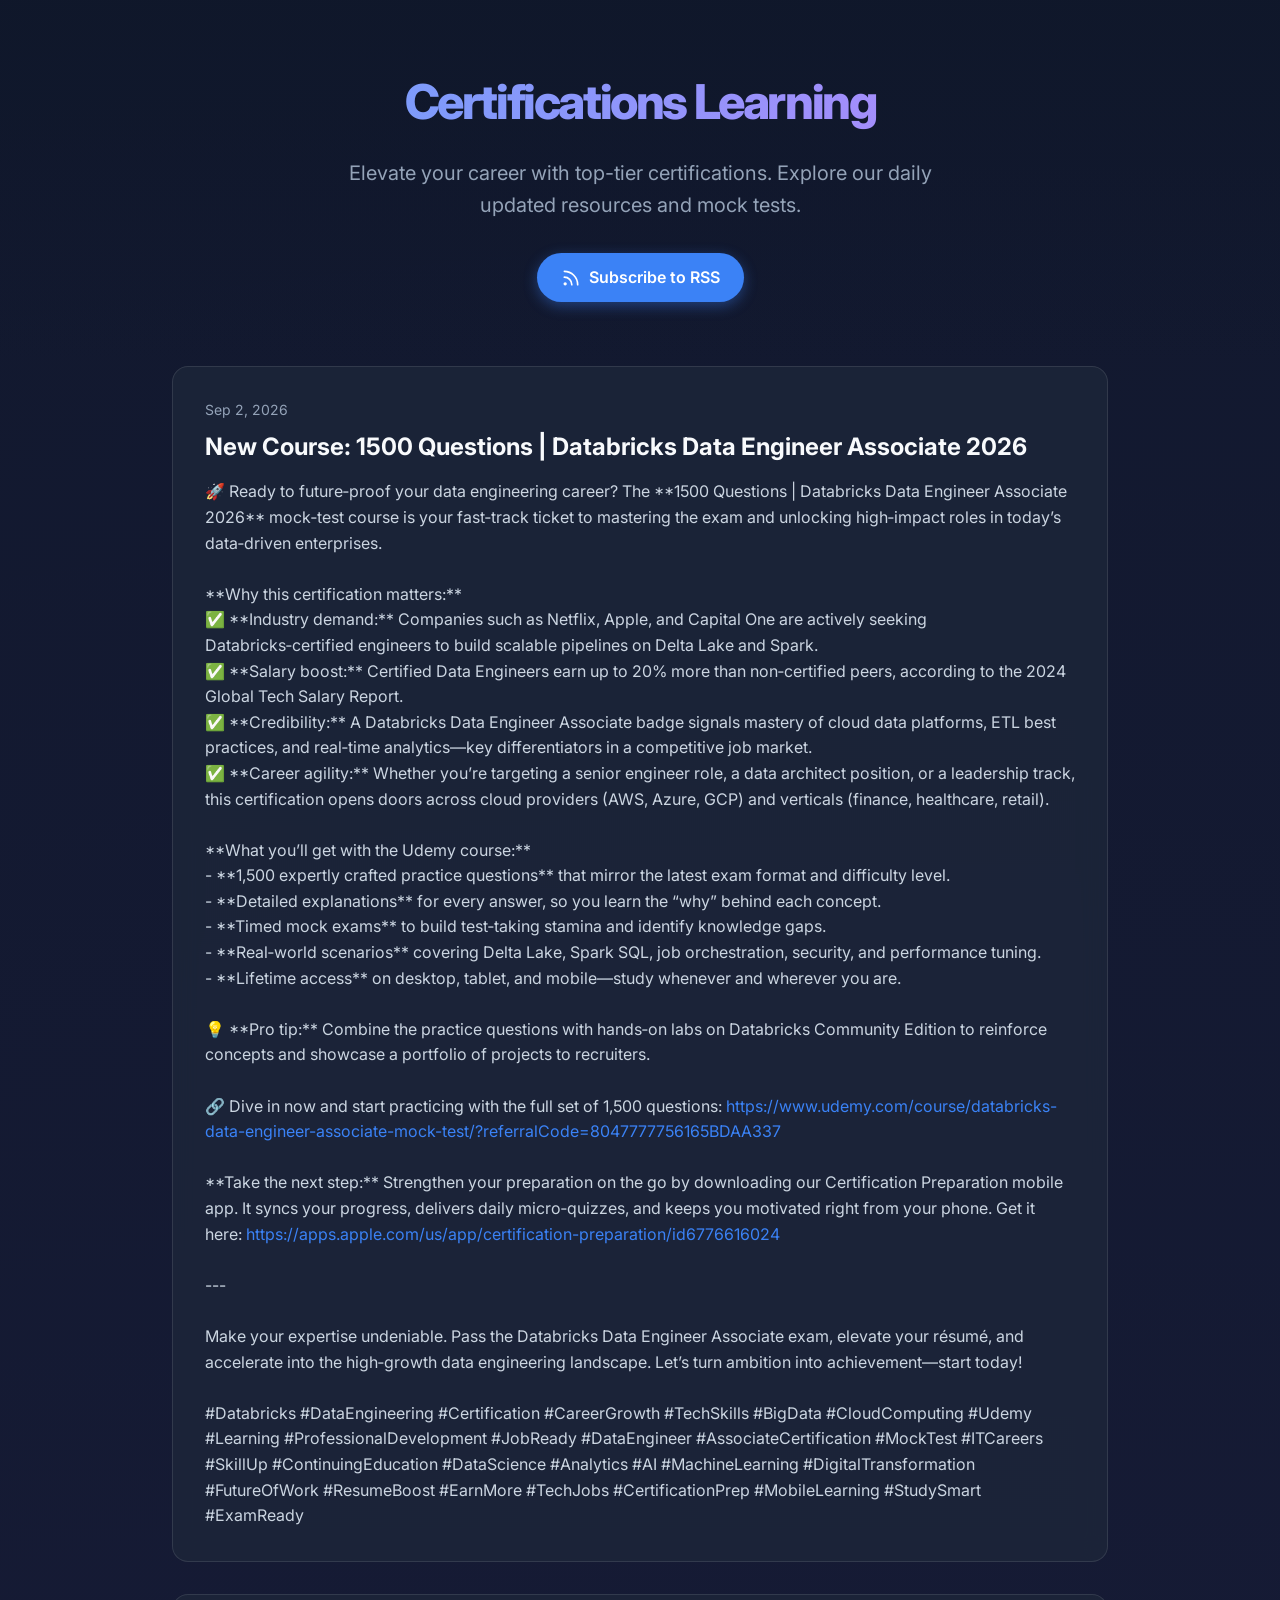
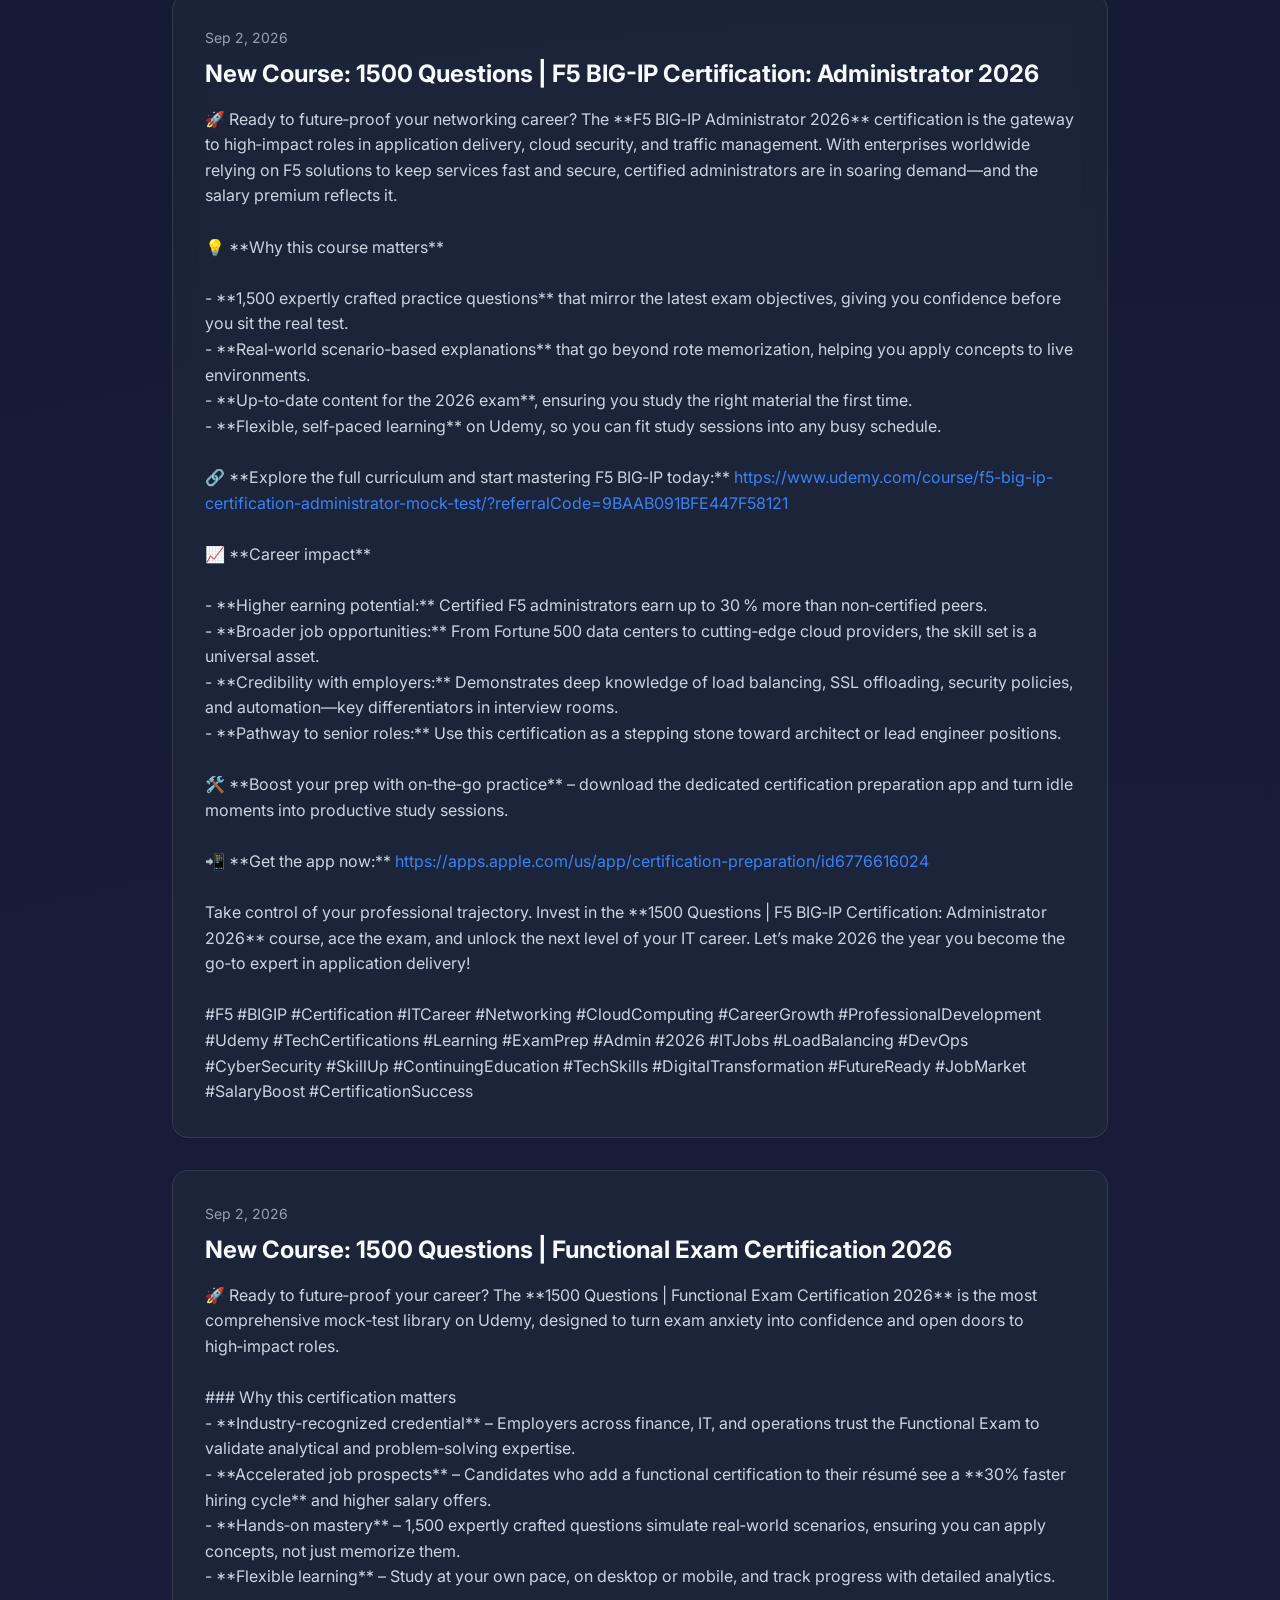
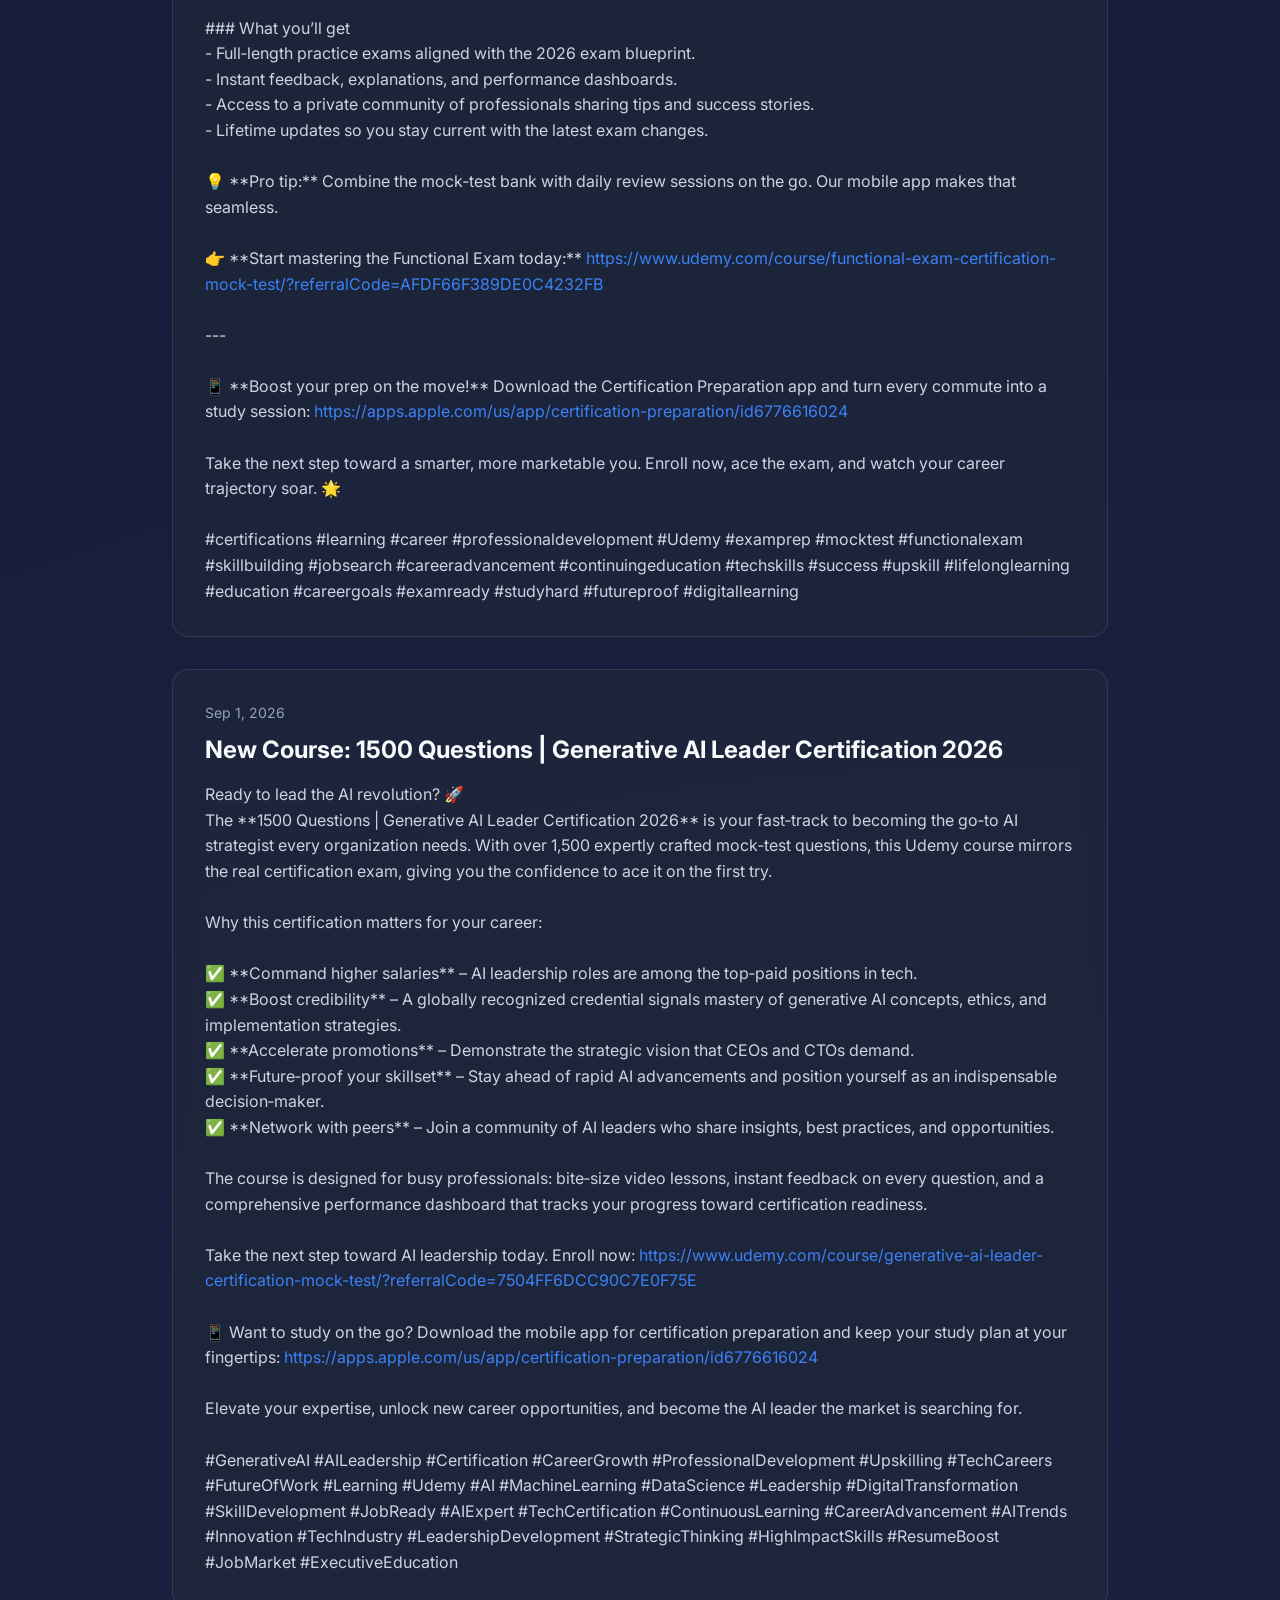
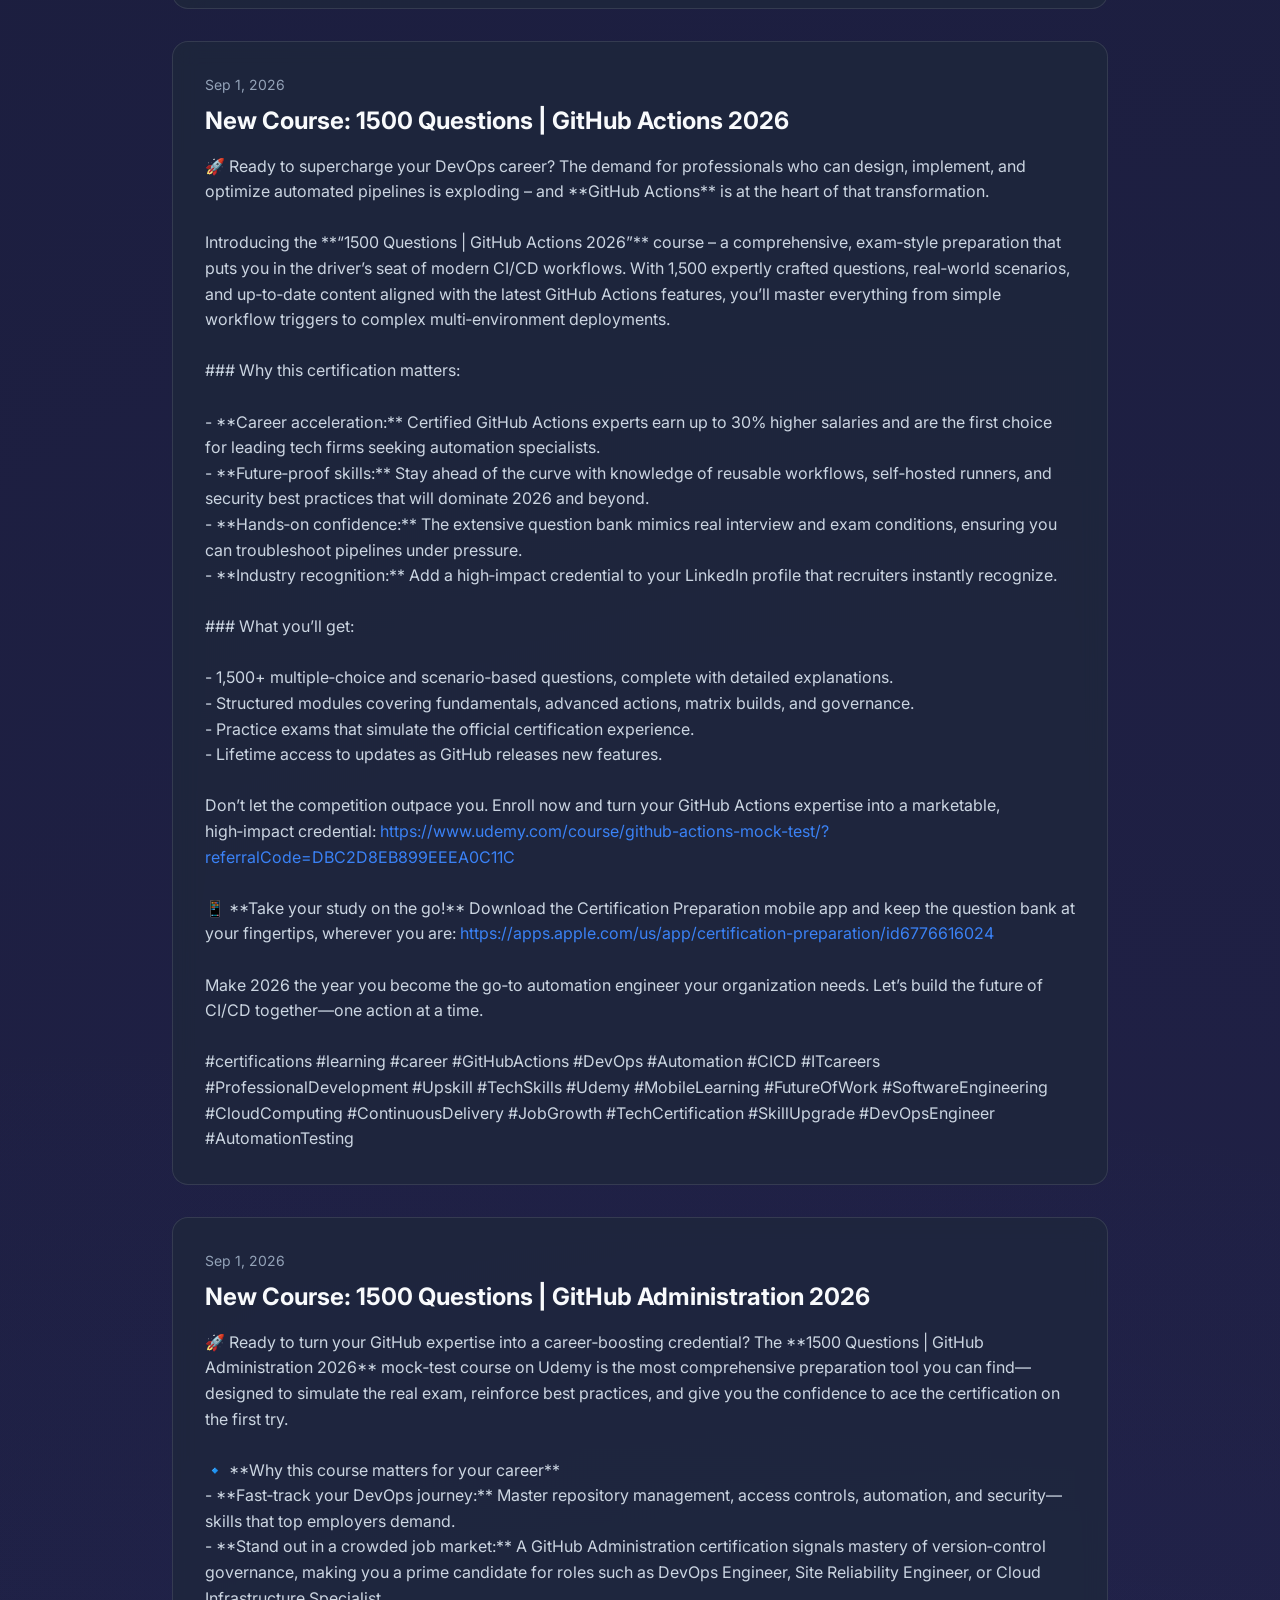
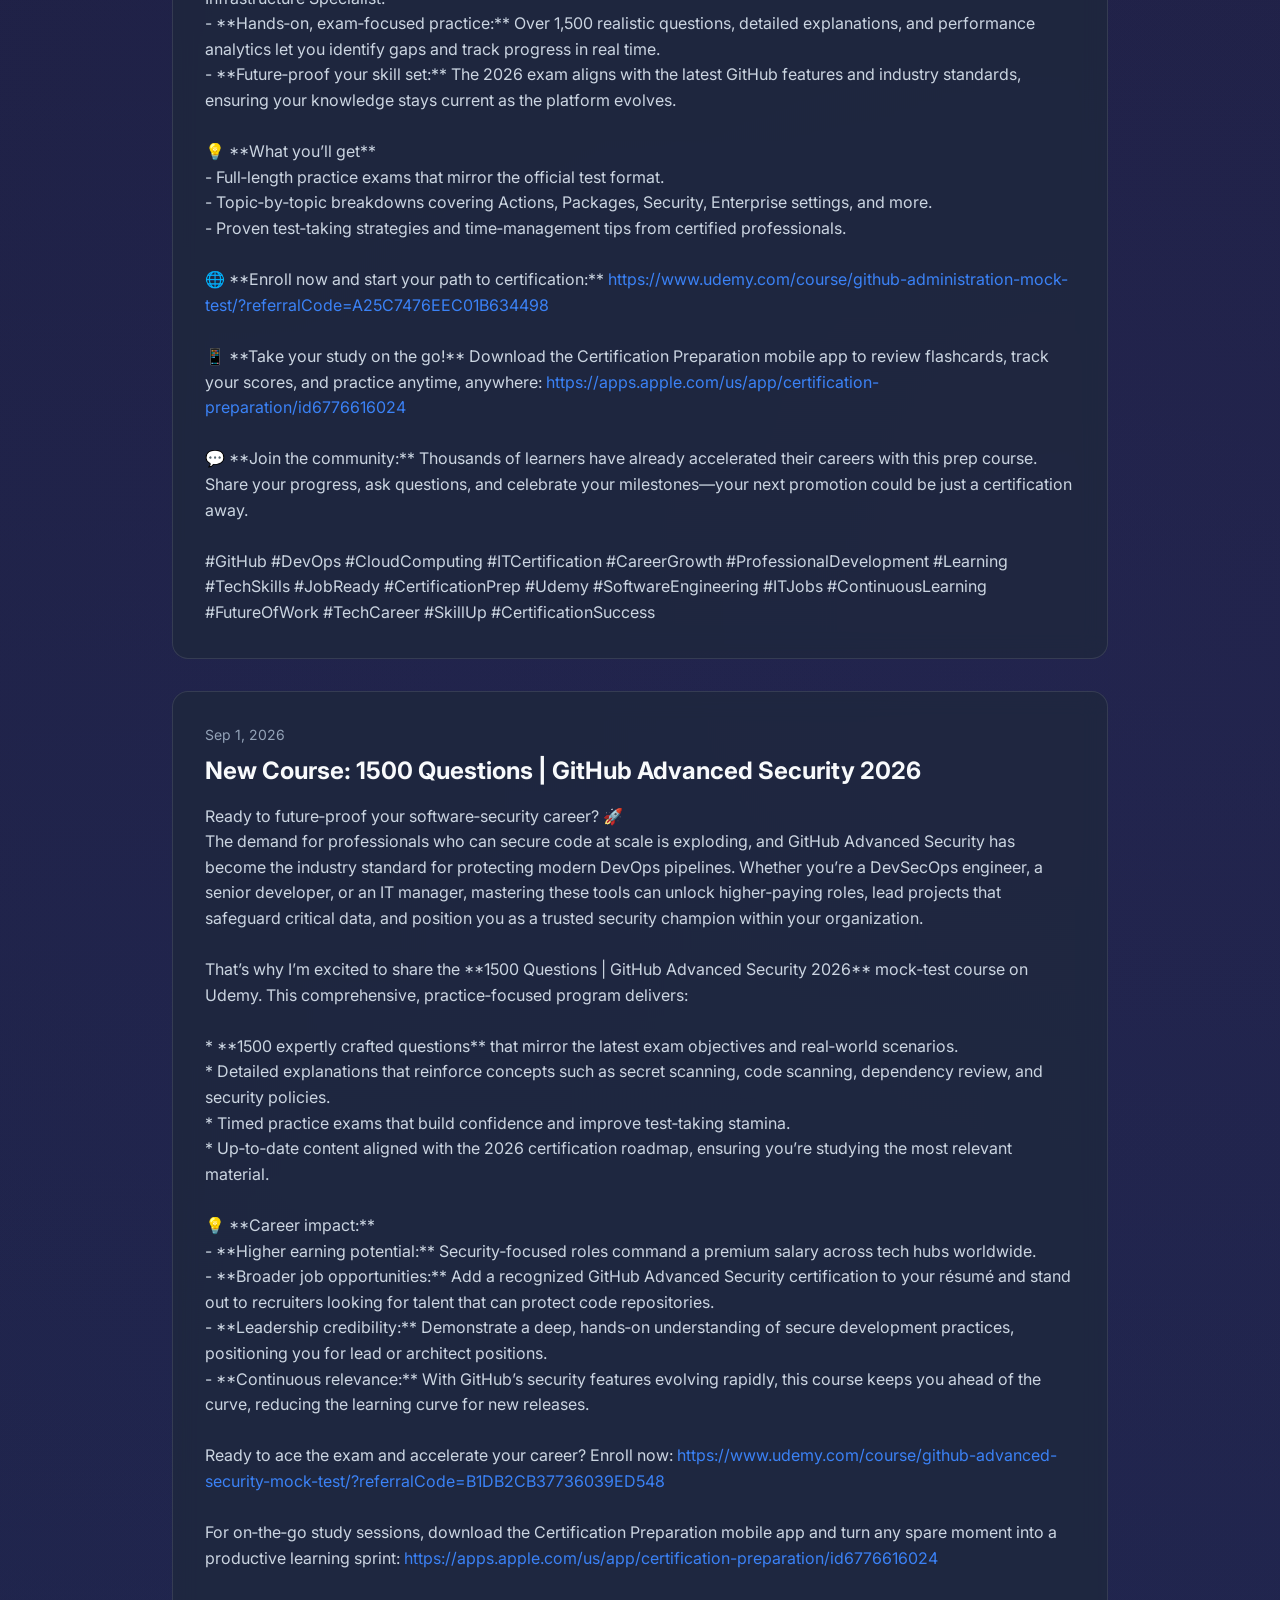
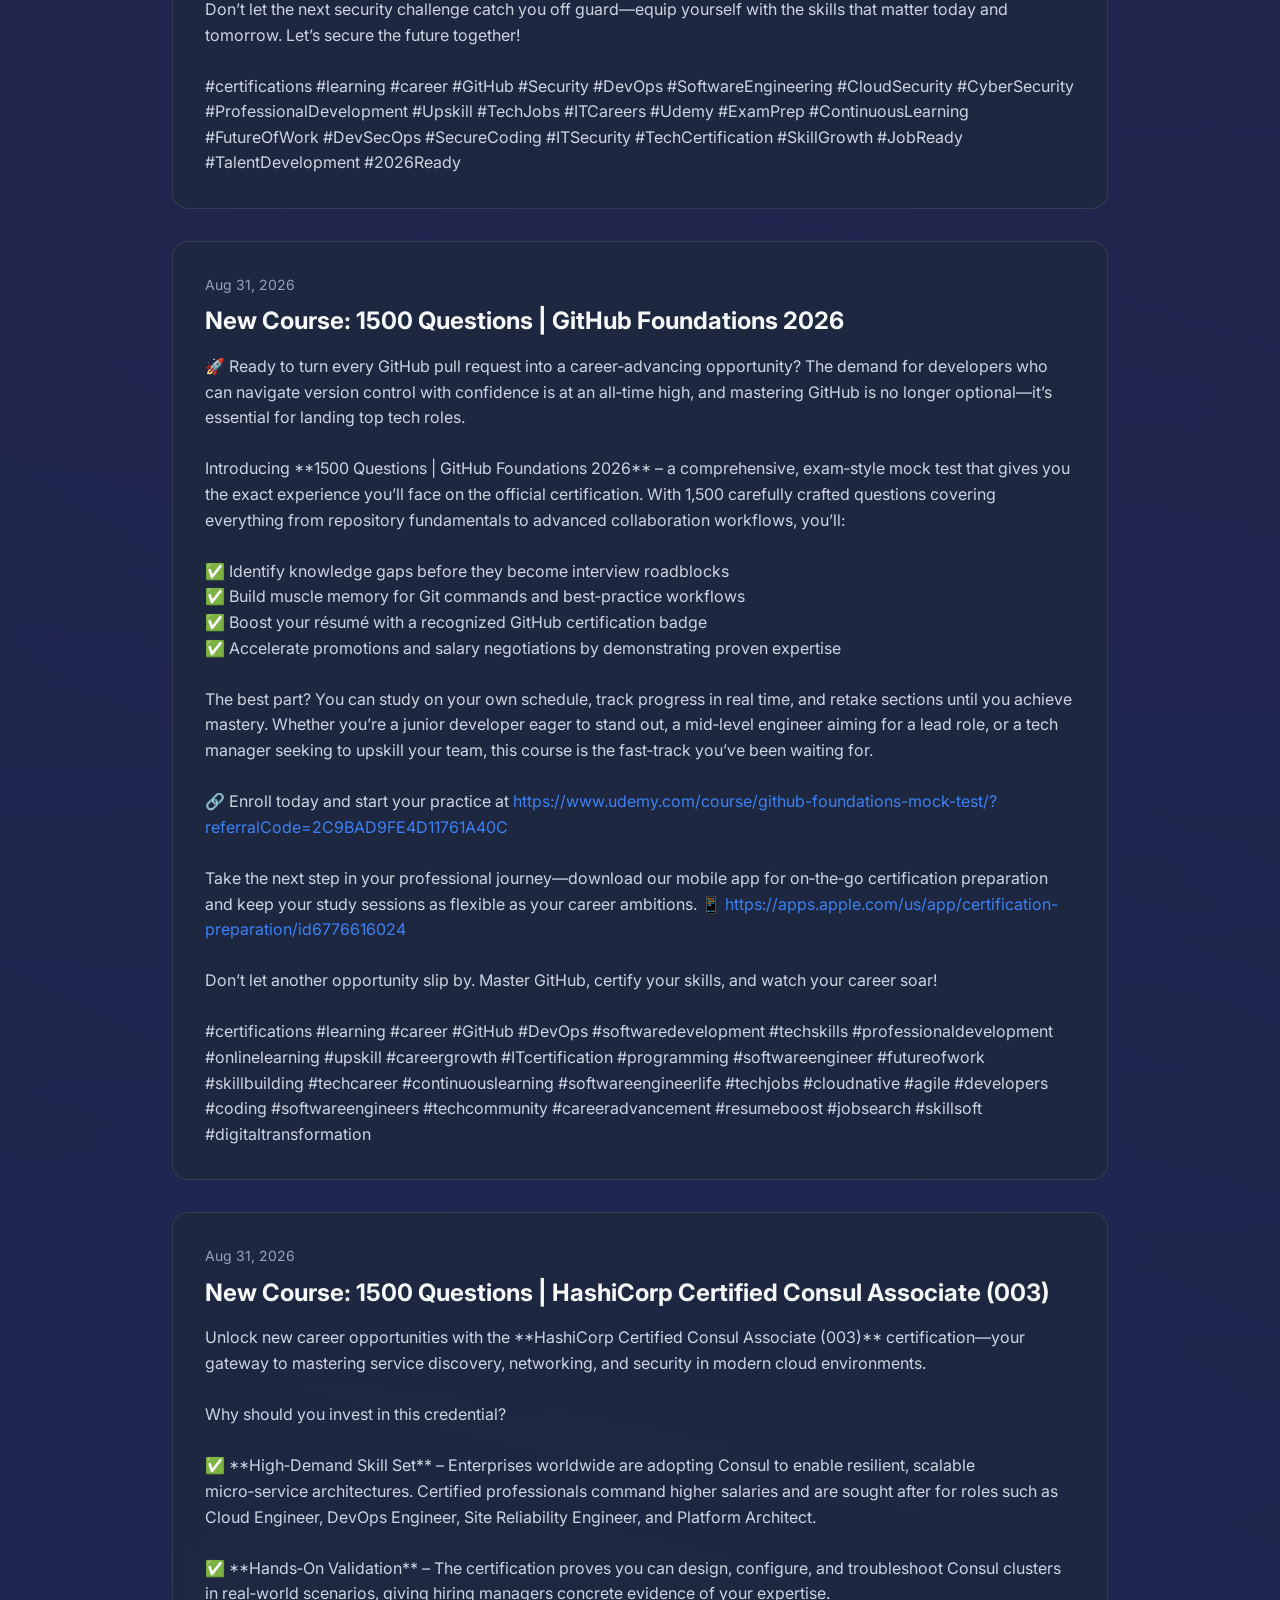
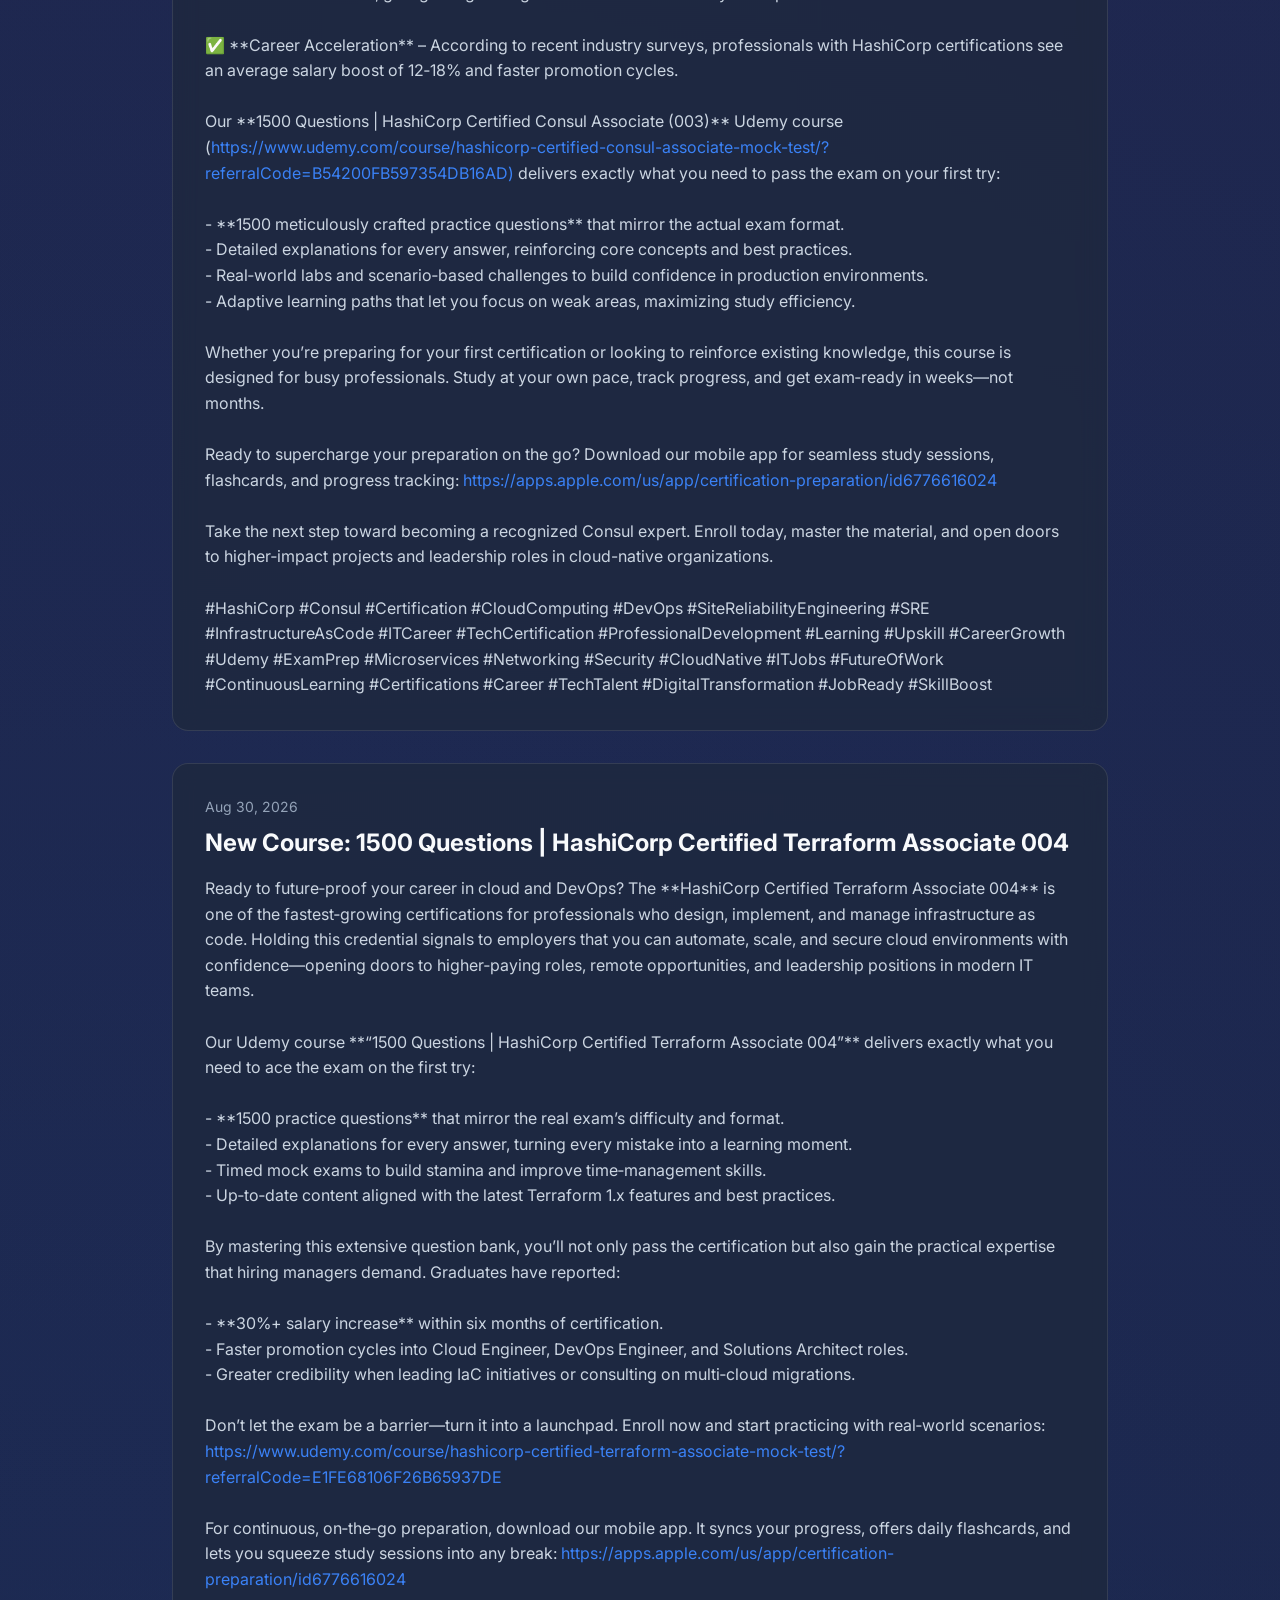
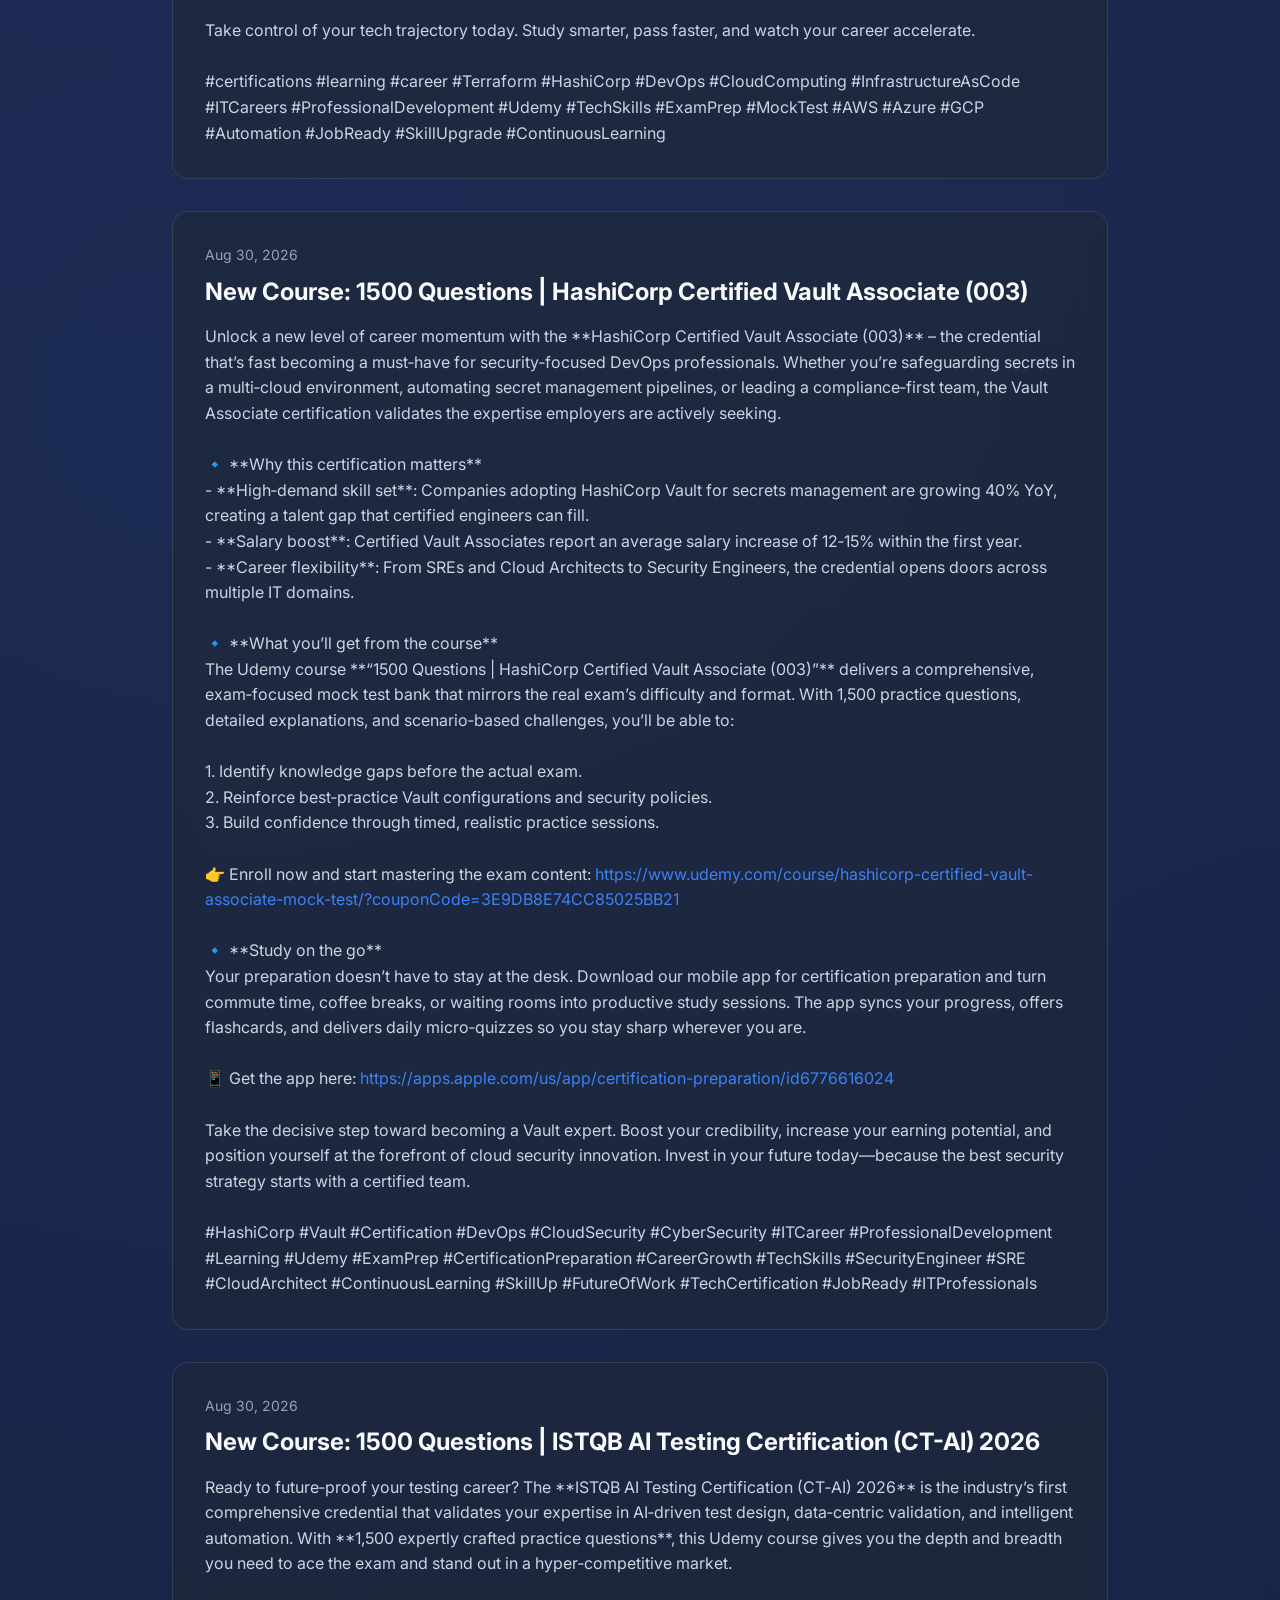
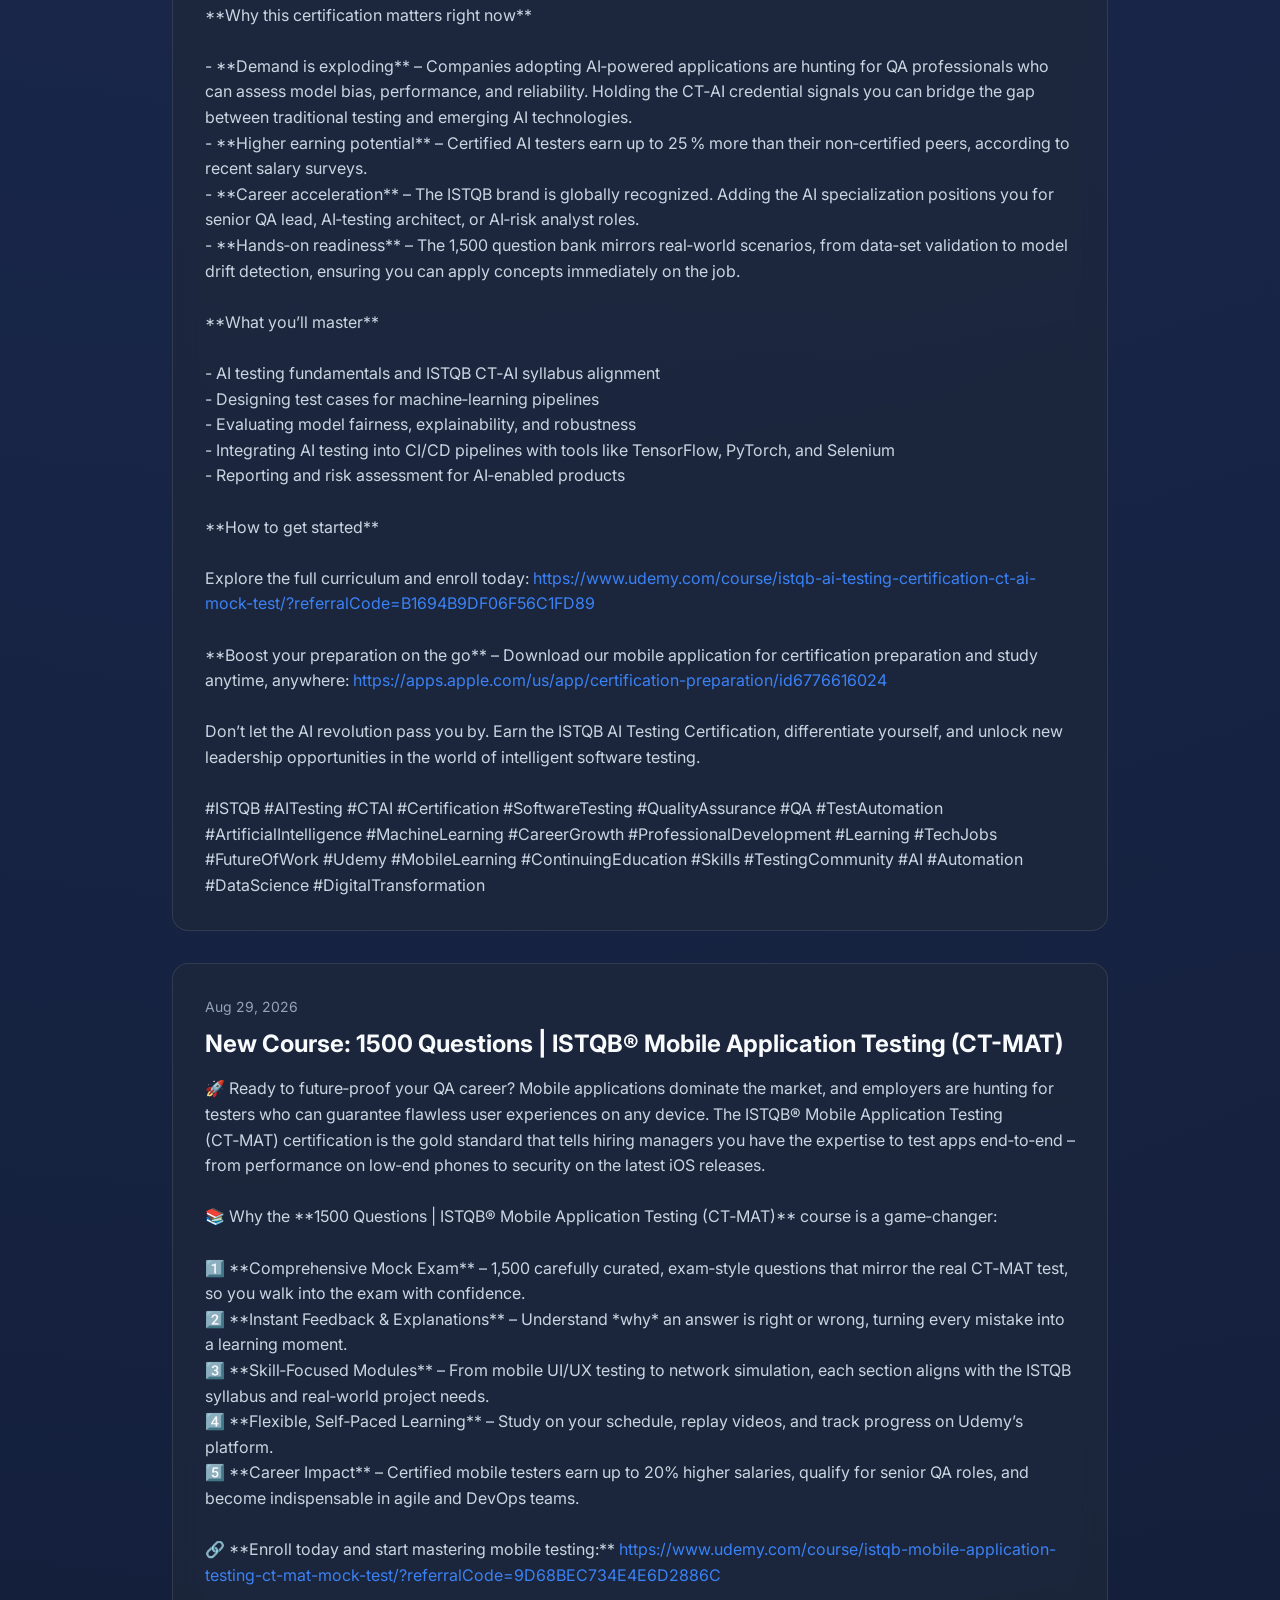
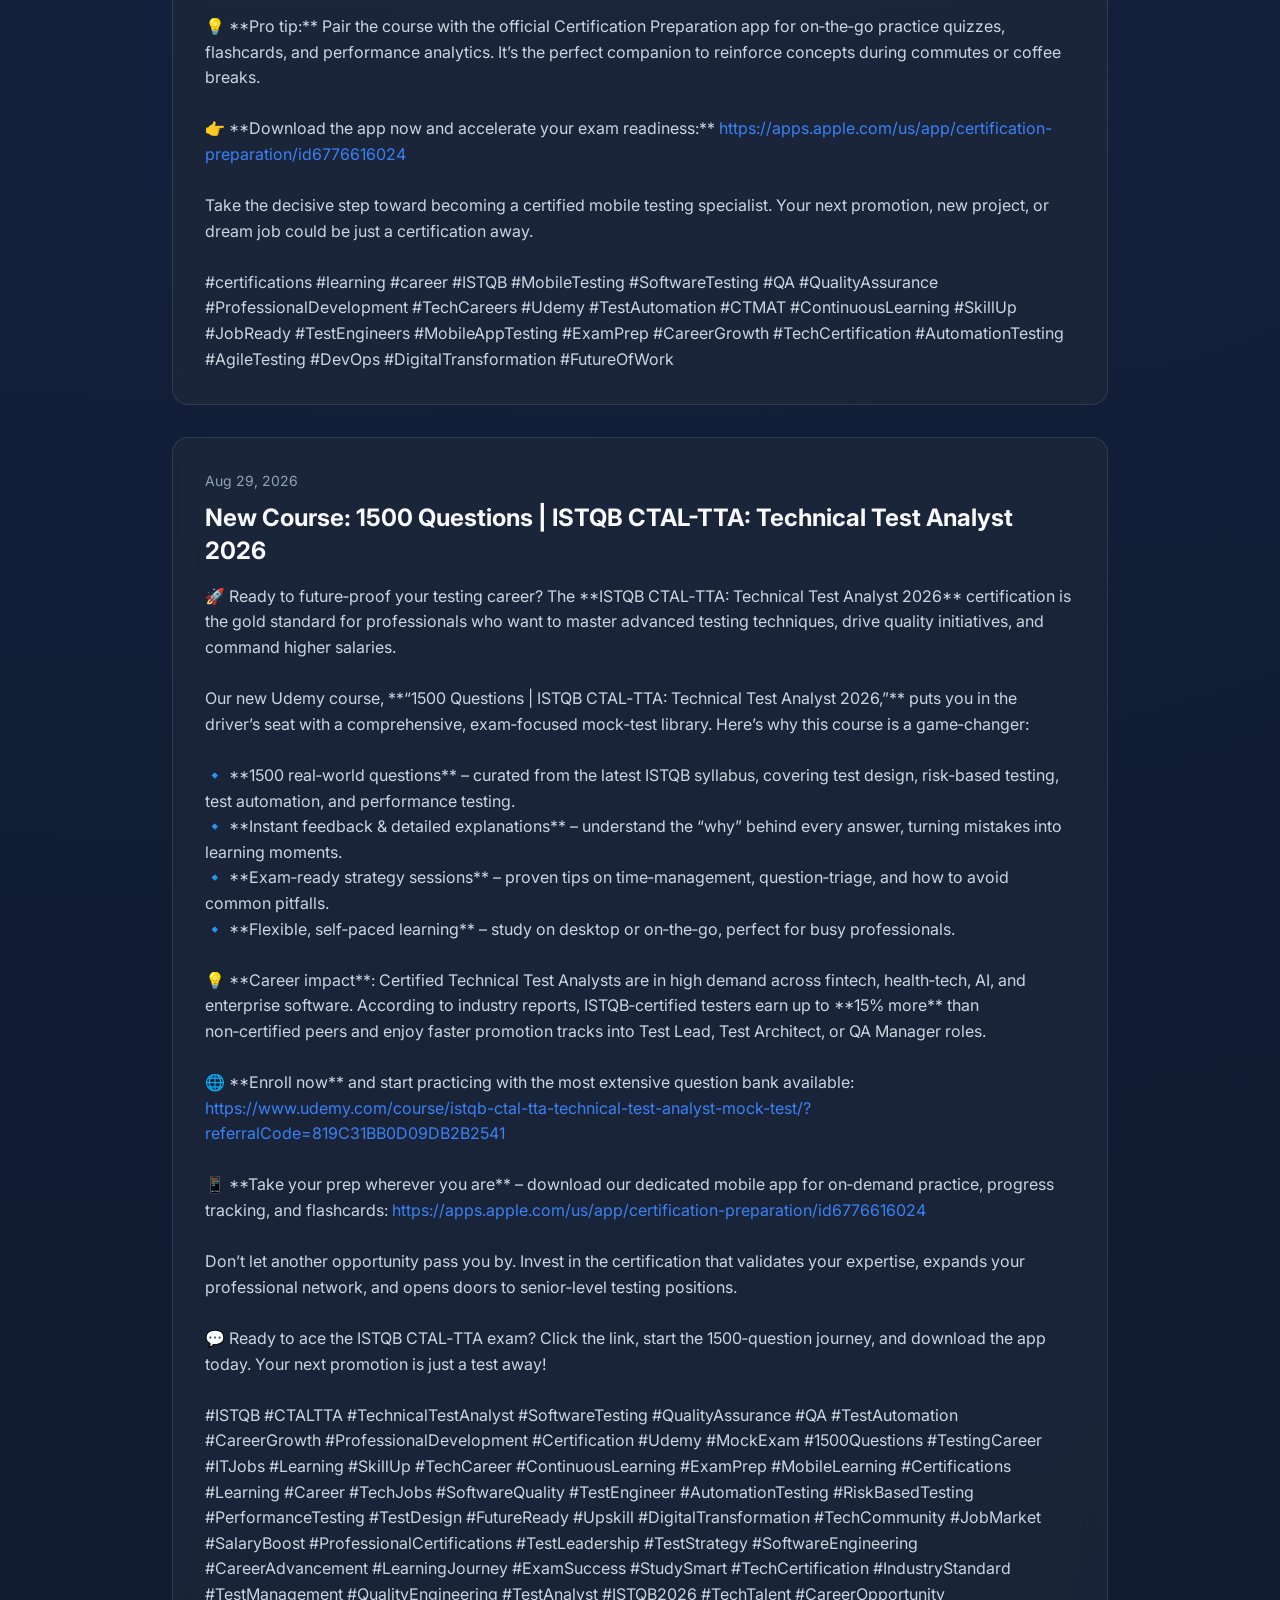
<file: index.html>
<!DOCTYPE html>
<html lang="en">
<head>
    <meta charset="UTF-8">
    <meta name="viewport" content="width=device-width, initial-scale=1.0">
    <title>Certifications Learning Platform</title>
    <link rel="alternate" type="application/rss+xml" title="Certifications Learning Platform - Daily Updates" href="https://cssmatter.github.io/linkedin-page-rss/feed.xml" />
    <link href="https://fonts.googleapis.com/css2?family=Inter:wght@400;500;600;800&display=swap" rel="stylesheet">
    <link rel="stylesheet" href="index.css">
</head>
<body>
    <header>
        <h1>Certifications Learning</h1>
        <p class="subtitle">Elevate your career with top-tier certifications. Explore our daily updated resources and mock tests.</p>
        <a href="feed.xml" class="rss-link" target="_blank">
            <svg width="20" height="20" viewBox="0 0 24 24" fill="none" stroke="currentColor" stroke-width="2" stroke-linecap="round" stroke-linejoin="round">
                <path d="M4 11a9 9 0 0 1 9 9"></path>
                <path d="M4 4a16 16 0 0 1 16 16"></path>
                <circle cx="5" cy="19" r="1"></circle>
            </svg>
            Subscribe to RSS
        </a>
    </header>

    <main>
        <div id="feed-container">
            <div class="loading">Loading latest updates...</div>
        </div>
    </main>

    <script>
        document.addEventListener('DOMContentLoaded', async () => {
            const container = document.getElementById('feed-container');
            
            try {
                const response = await fetch('feed.xml');
                if (!response.ok) throw new Error('Failed to fetch feed');
                
                const text = await response.text();
                const parser = new DOMParser();
                const xmlDoc = parser.parseFromString(text, "text/xml");
                
                const items = xmlDoc.querySelectorAll("item");
                container.innerHTML = '';
                
                if (items.length === 0) {
                    container.innerHTML = '<div class="loading">No updates found.</div>';
                    return;
                }

                items.forEach(item => {
                    const title = item.querySelector("title")?.textContent || "No title";
                    const link = item.querySelector("link")?.textContent || "#";
                    let description = item.querySelector("description")?.textContent || "";
                    const pubDateStr = item.querySelector("pubDate")?.textContent || "";
                    
                    // Format date
                    let formattedDate = "";
                    if (pubDateStr) {
                        const date = new Date(pubDateStr);
                        formattedDate = date.toLocaleDateString('en-US', { 
                            year: 'numeric', month: 'short', day: 'numeric' 
                        });
                    }

                    // Format description (handle the BR tags and convert URLs to links)
                    description = description.replace(/<br\s*\/?>/gi, '\n');
                    
                    // Simple URL to Link conversion for display
                    const urlRegex = /(https?:\/\/[^\s]+)/g;
                    description = description.replace(urlRegex, function(url) {
                        return `<a href="${url}" target="_blank" rel="noopener noreferrer">${url}</a>`;
                    });

                    const article = document.createElement('article');
                    article.className = 'post-card';
                    article.innerHTML = `
                        <span class="post-date">${formattedDate}</span>
                        <h2 class="post-title"><a href="${link}" target="_blank">${title}</a></h2>
                        <div class="post-content">${description}</div>
                    `;
                    container.appendChild(article);
                });
                
            } catch (error) {
                console.error("Error loading feed:", error);
                container.innerHTML = '<div class="loading">Unable to load updates at this time.</div>';
            }
        });
    </script>
</body>
</html>
</file>
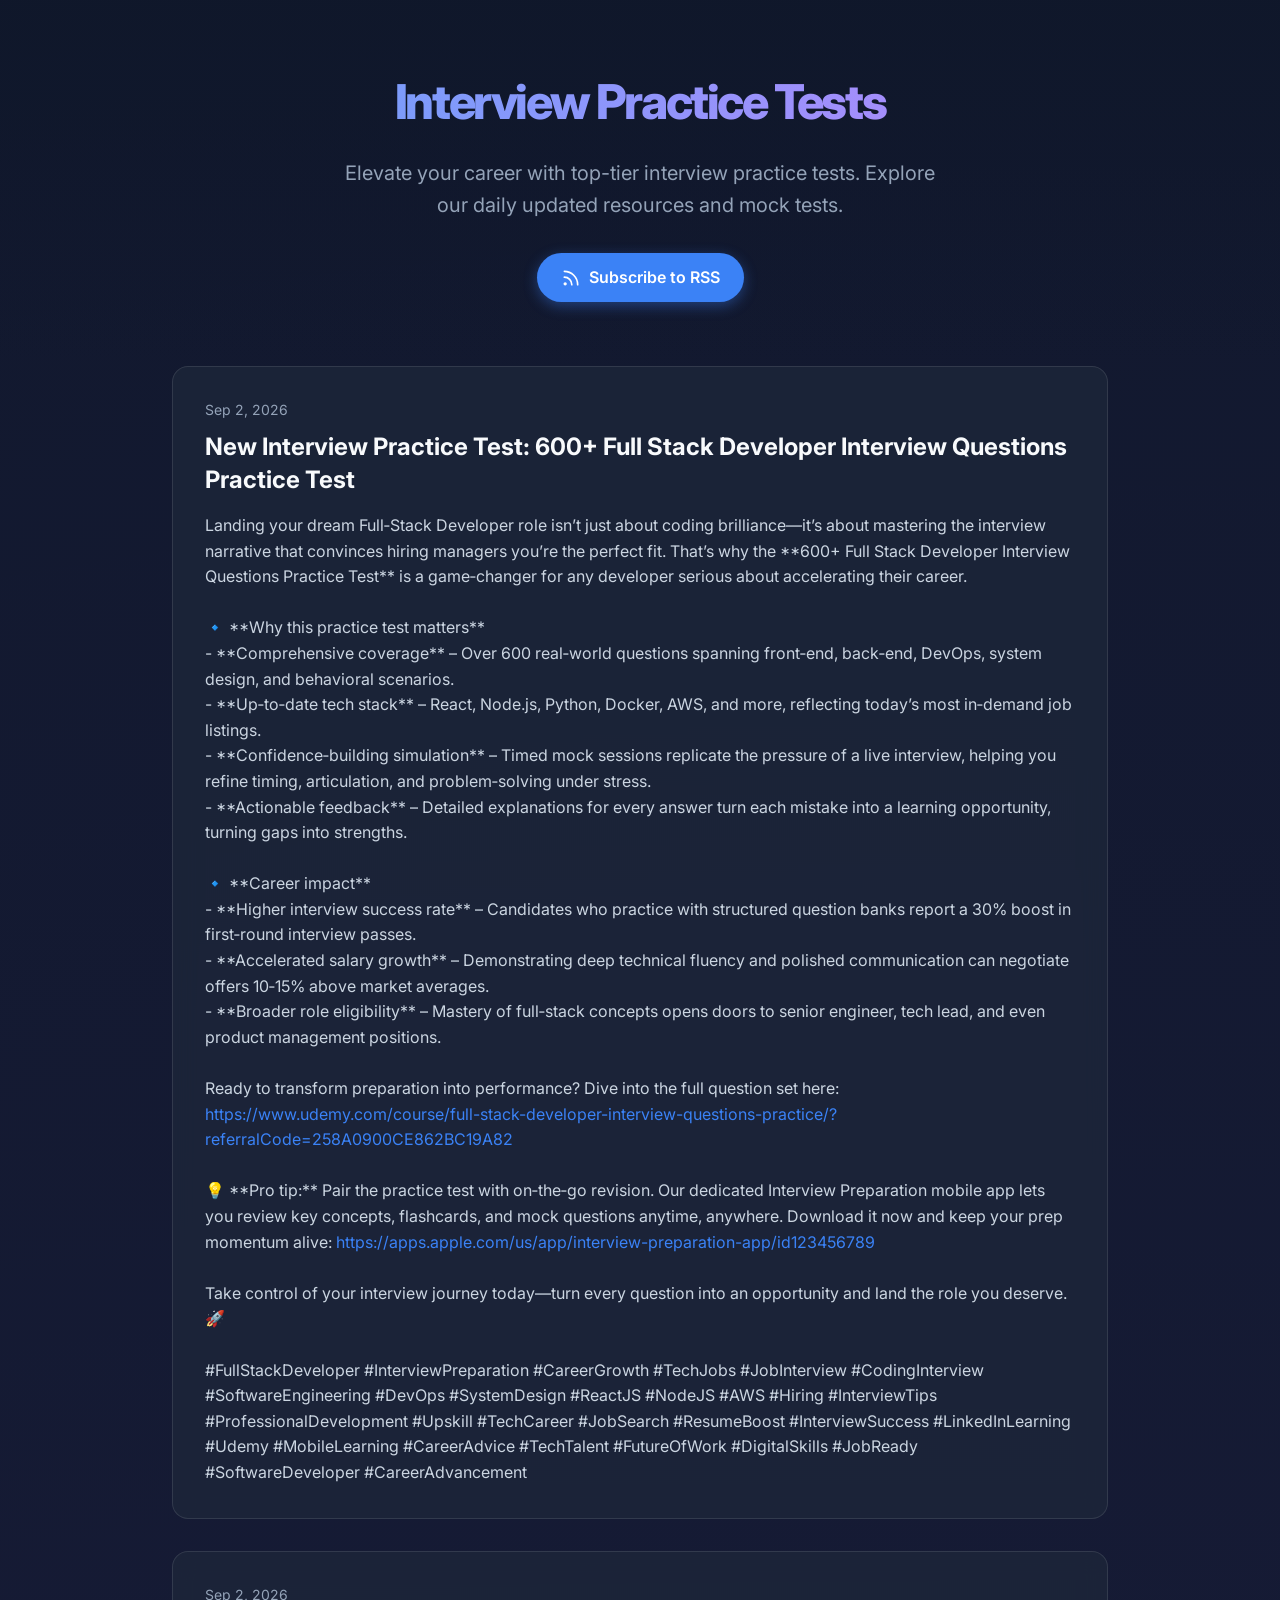
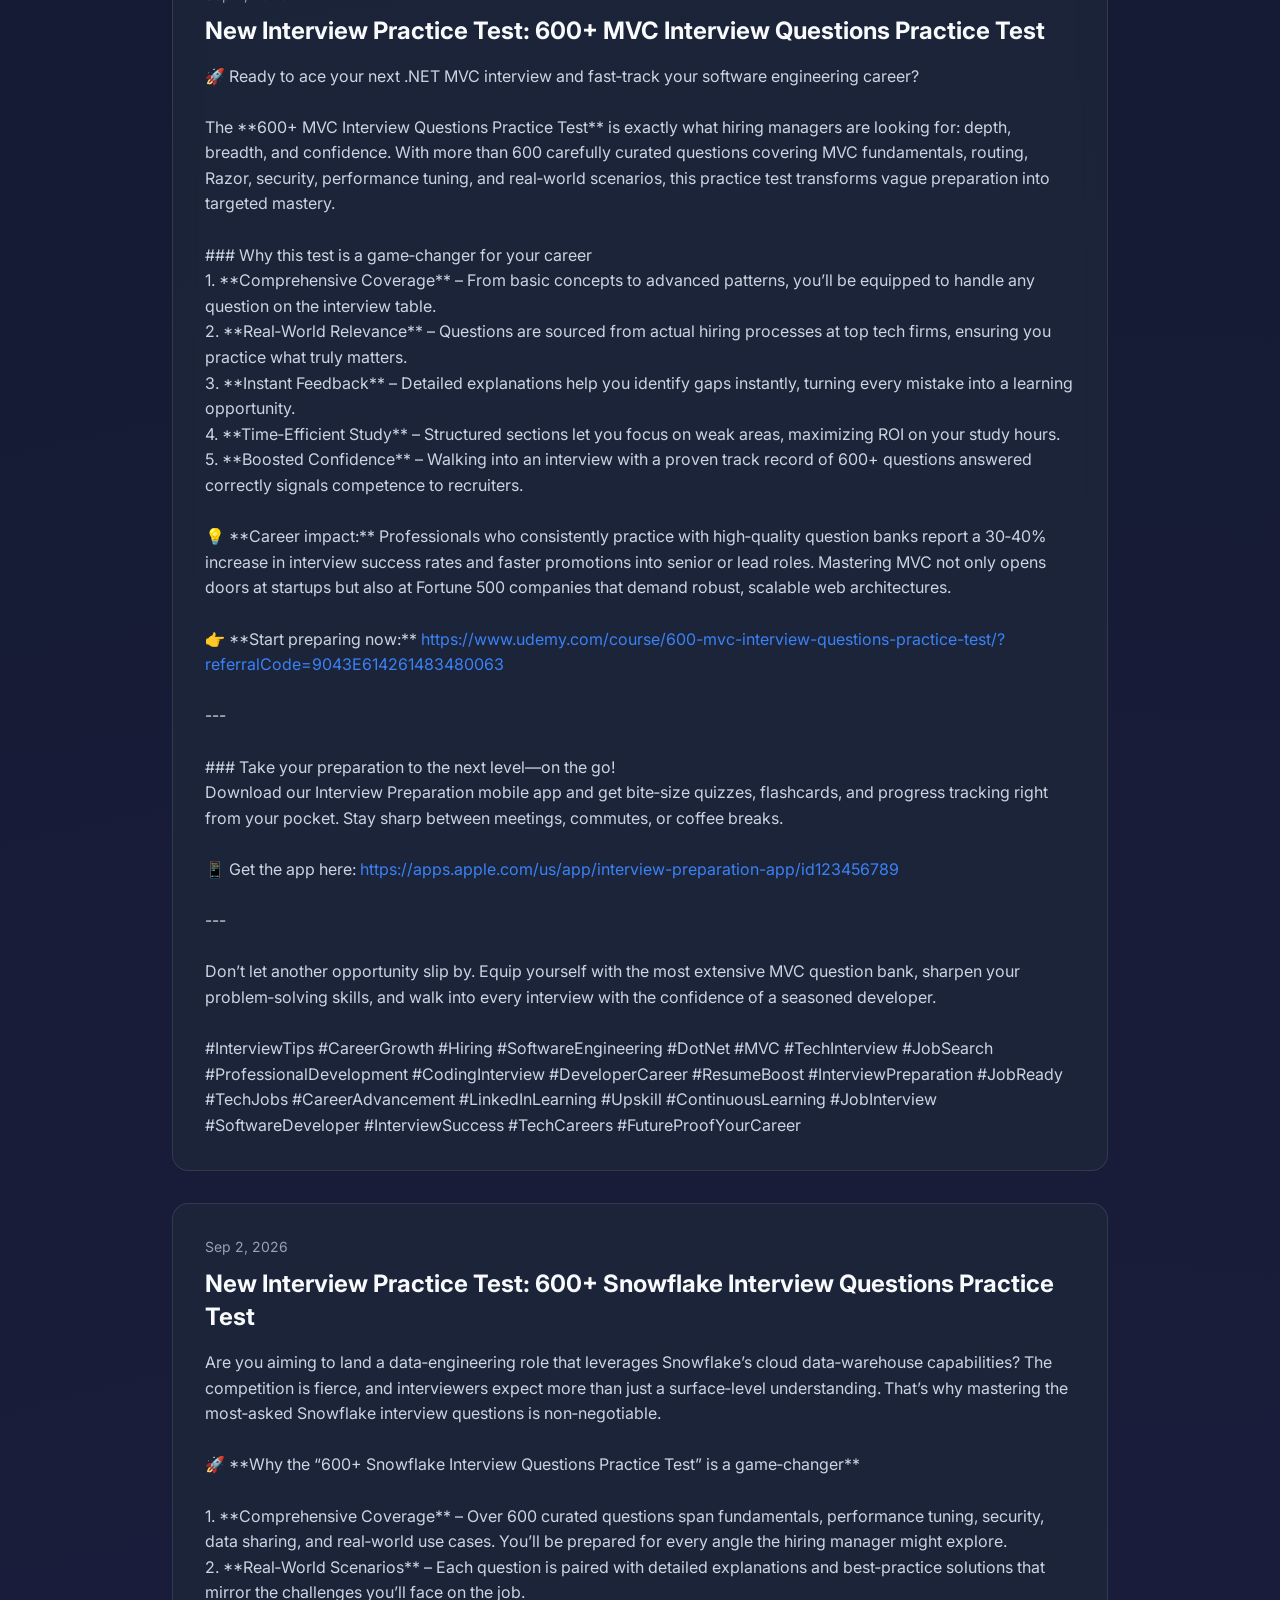
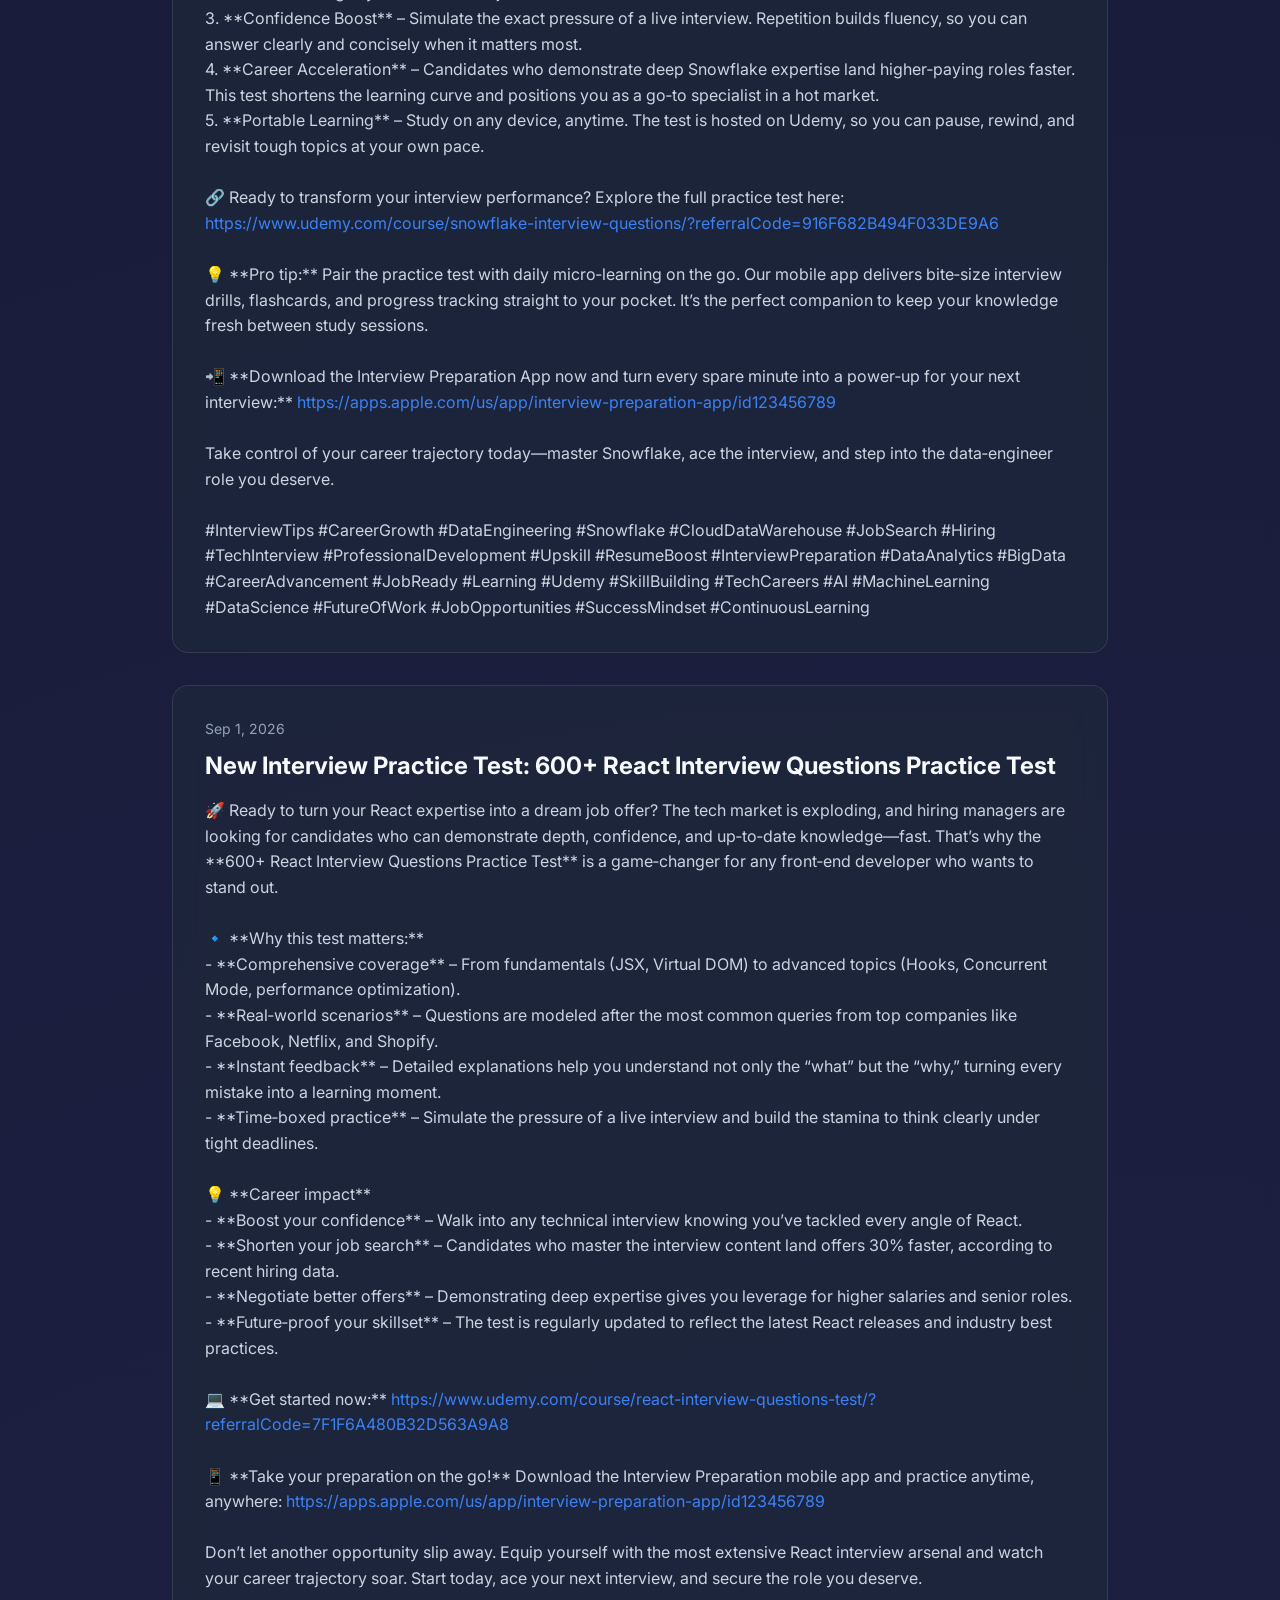
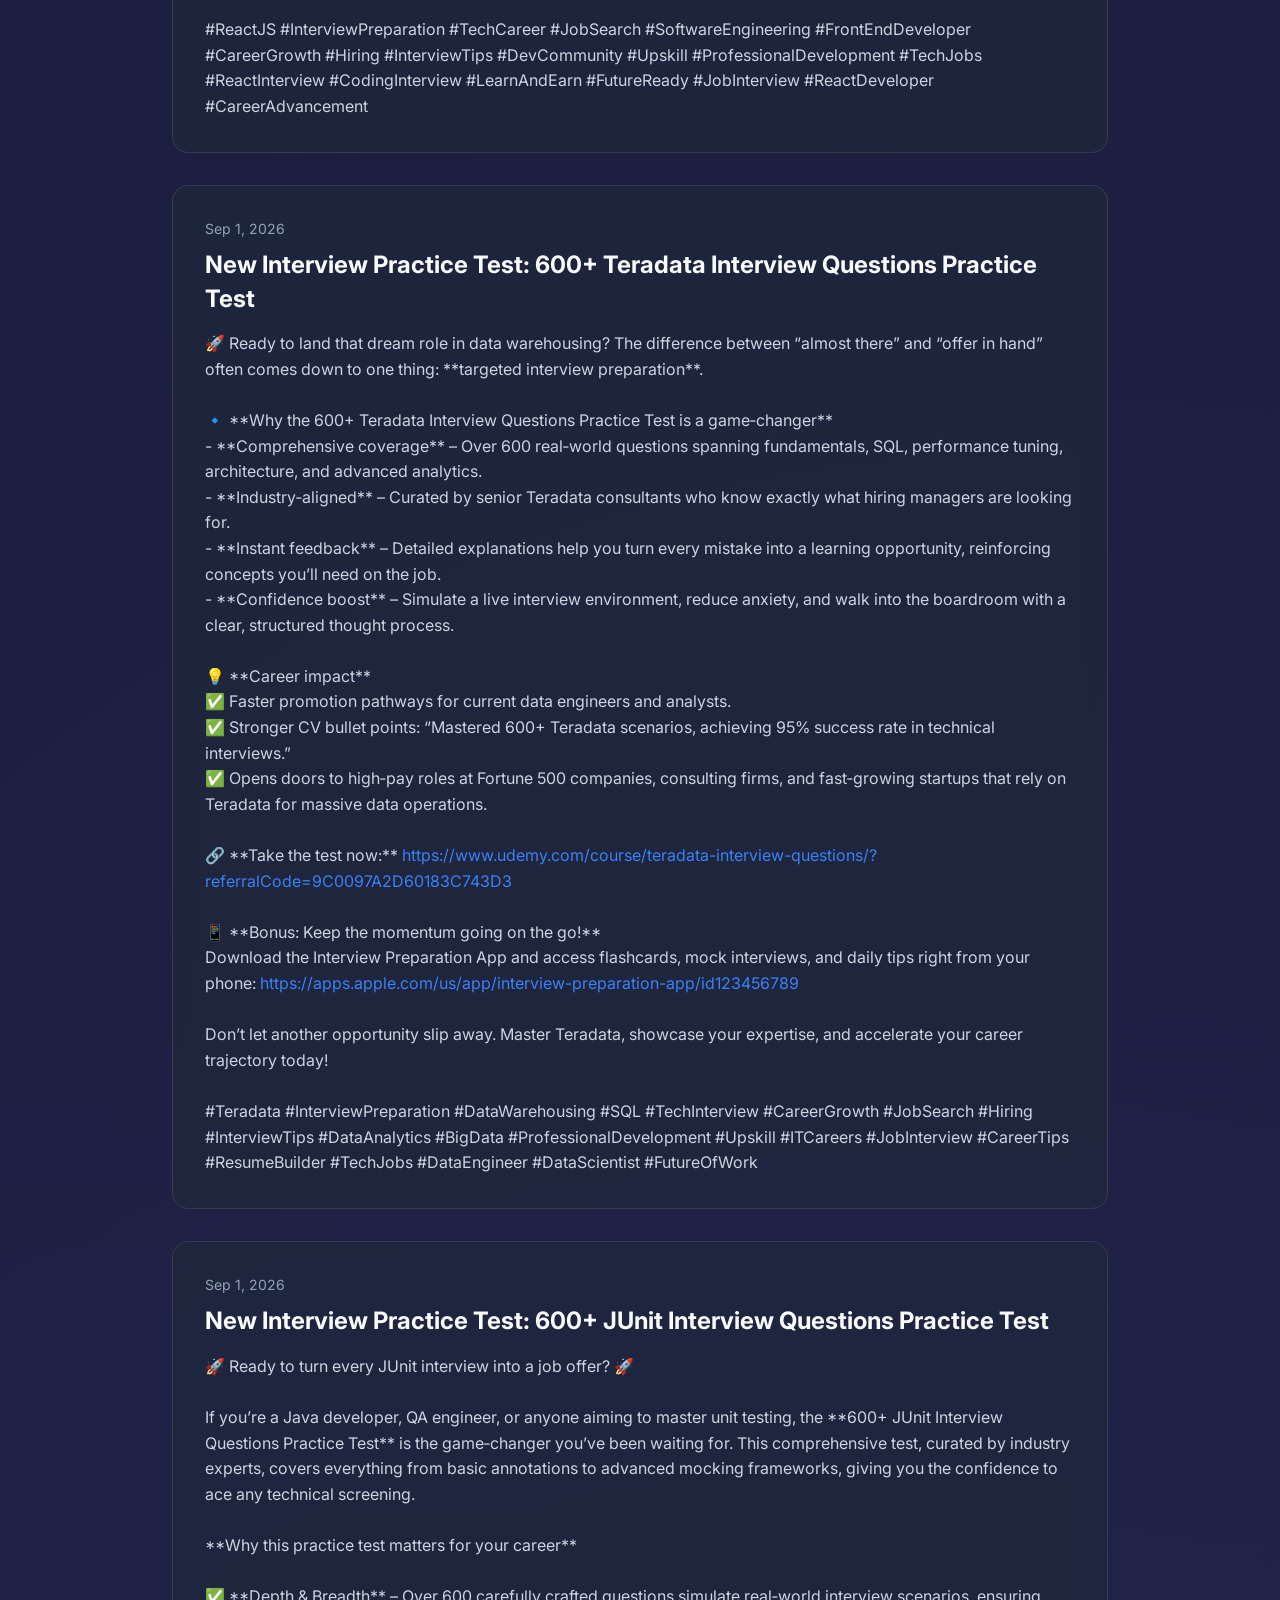
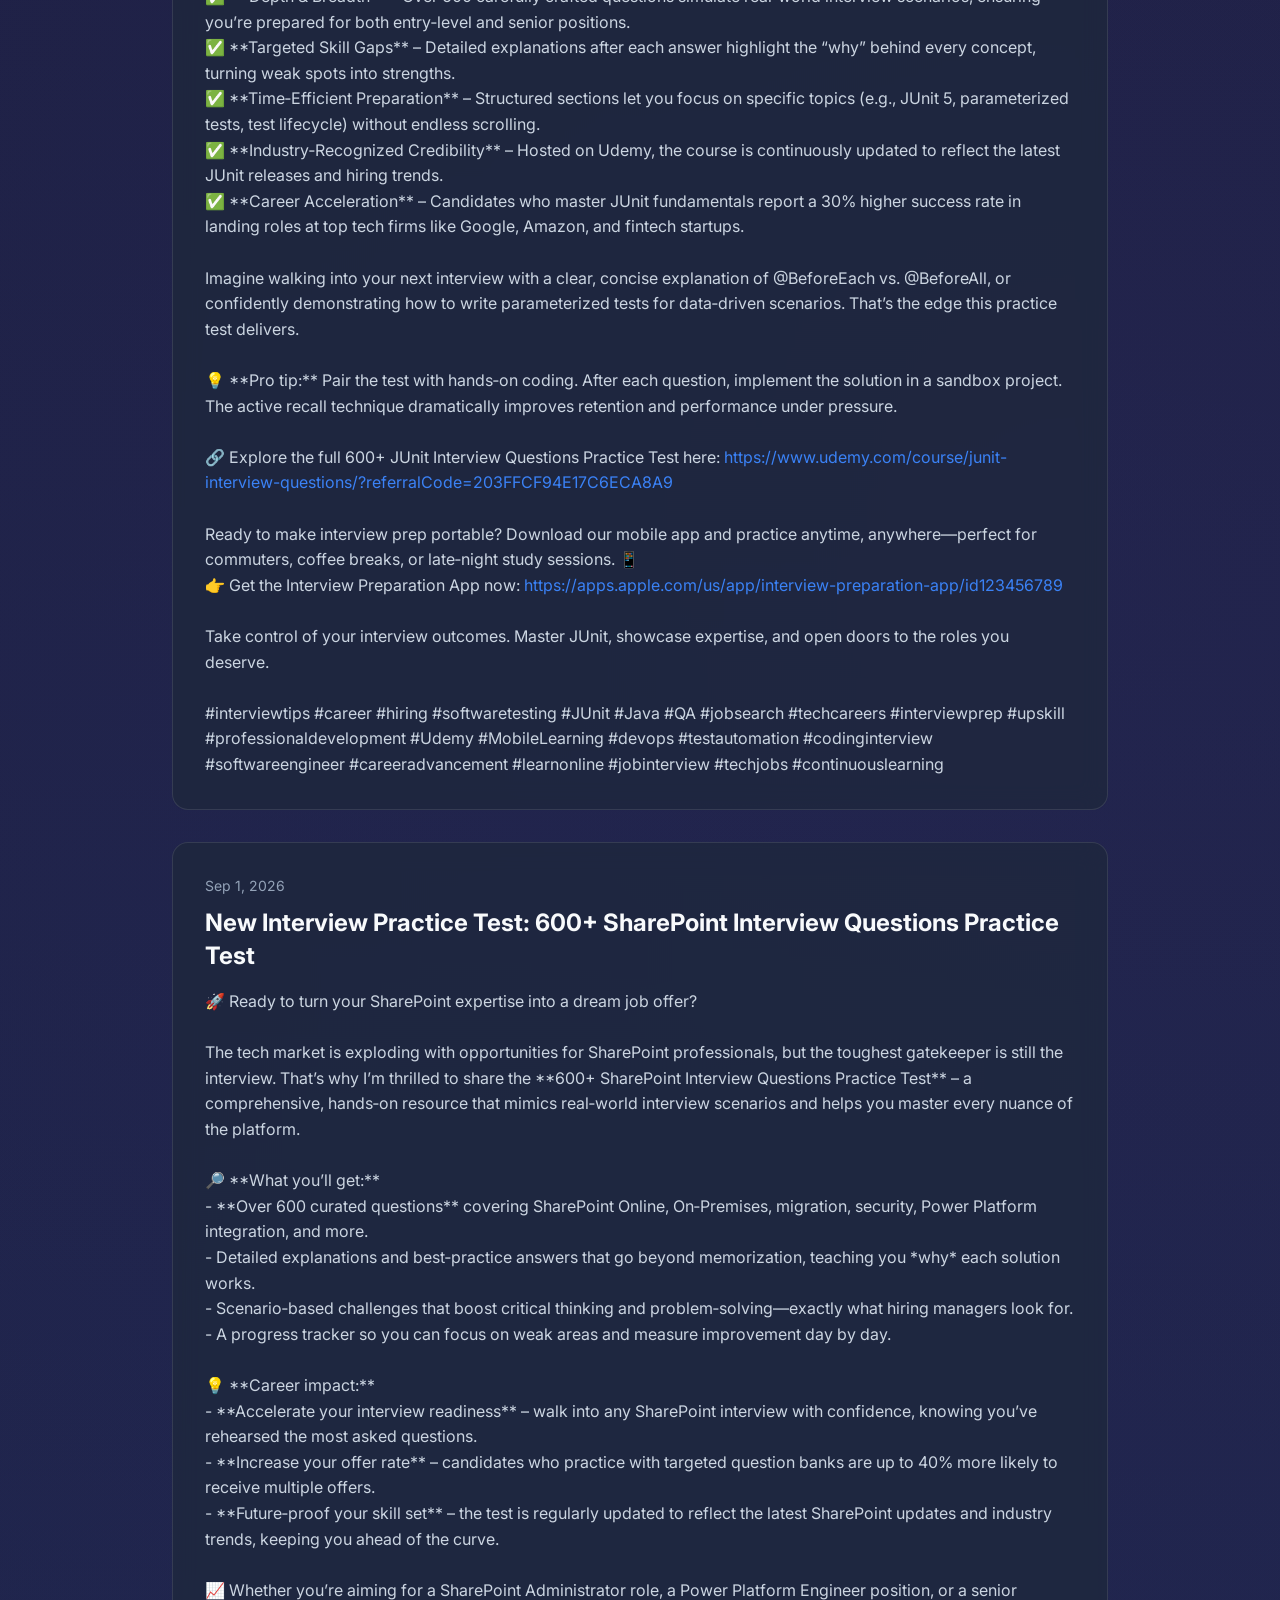
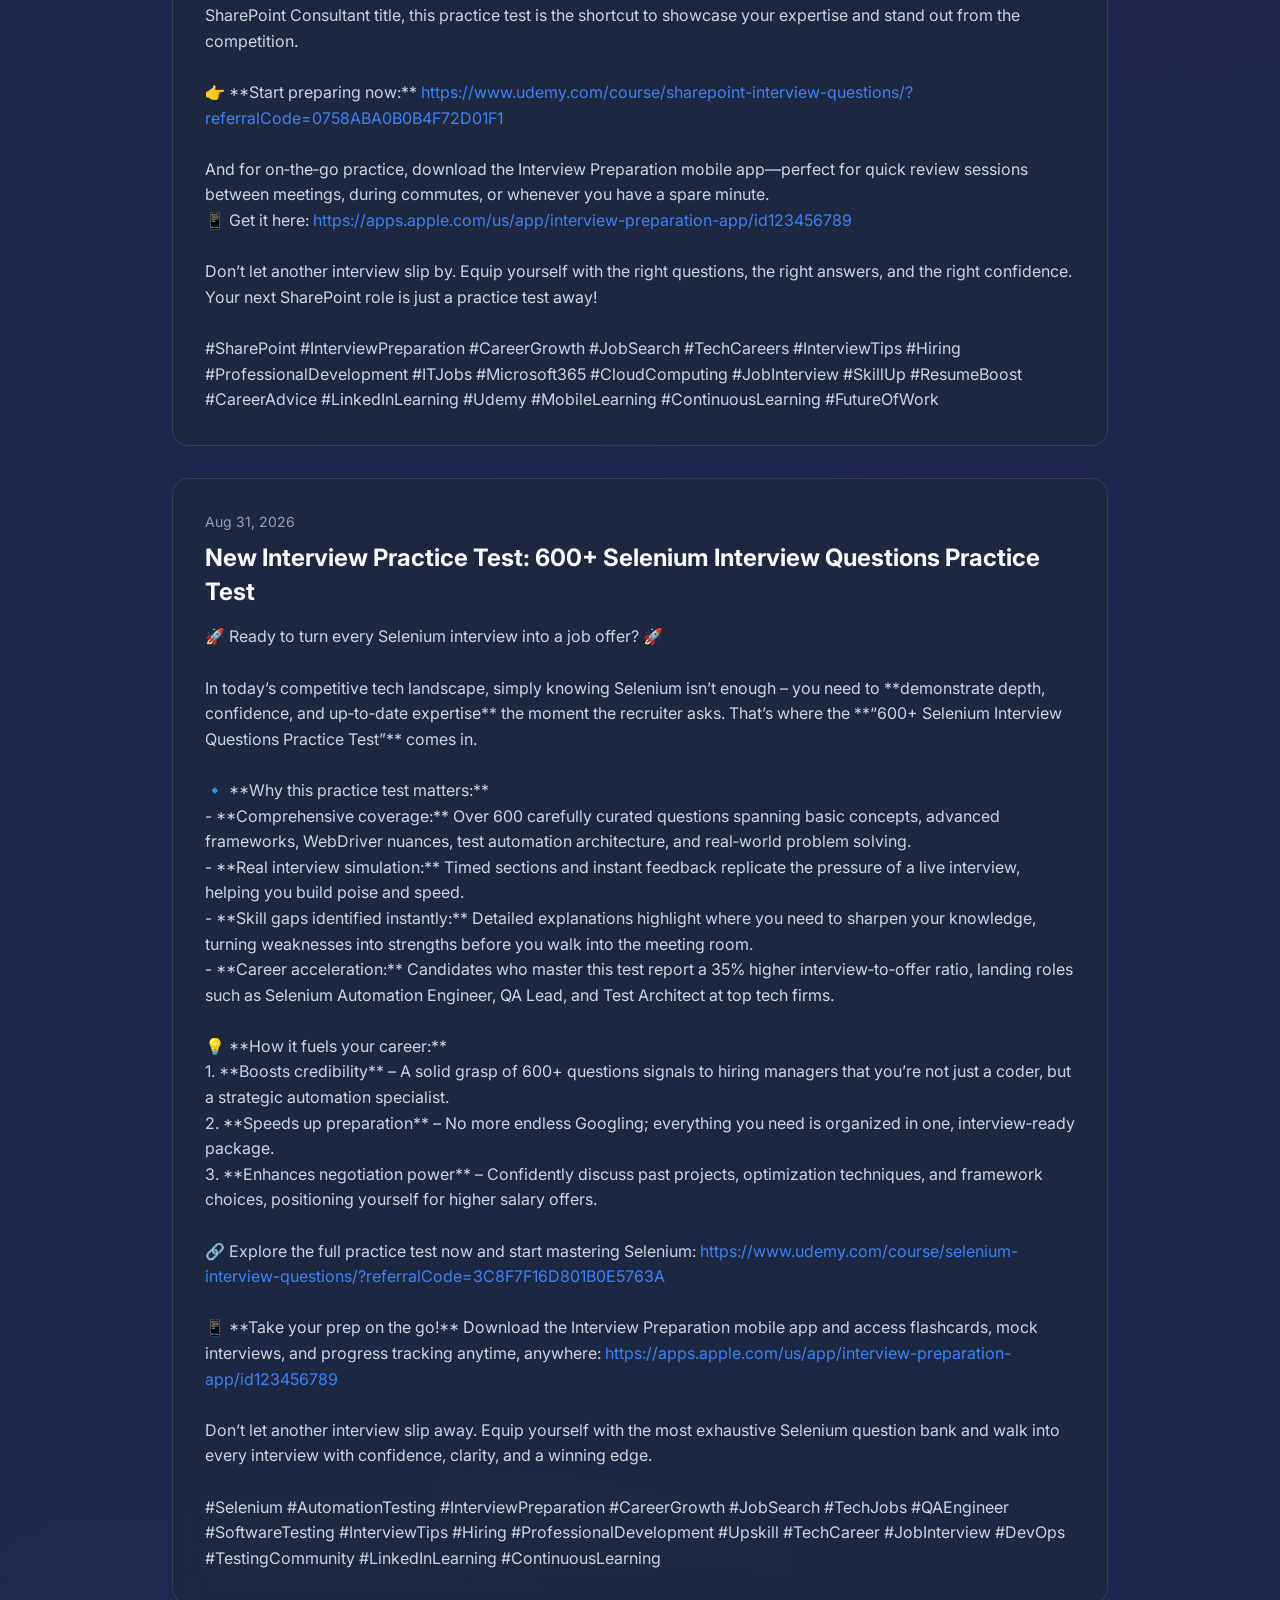
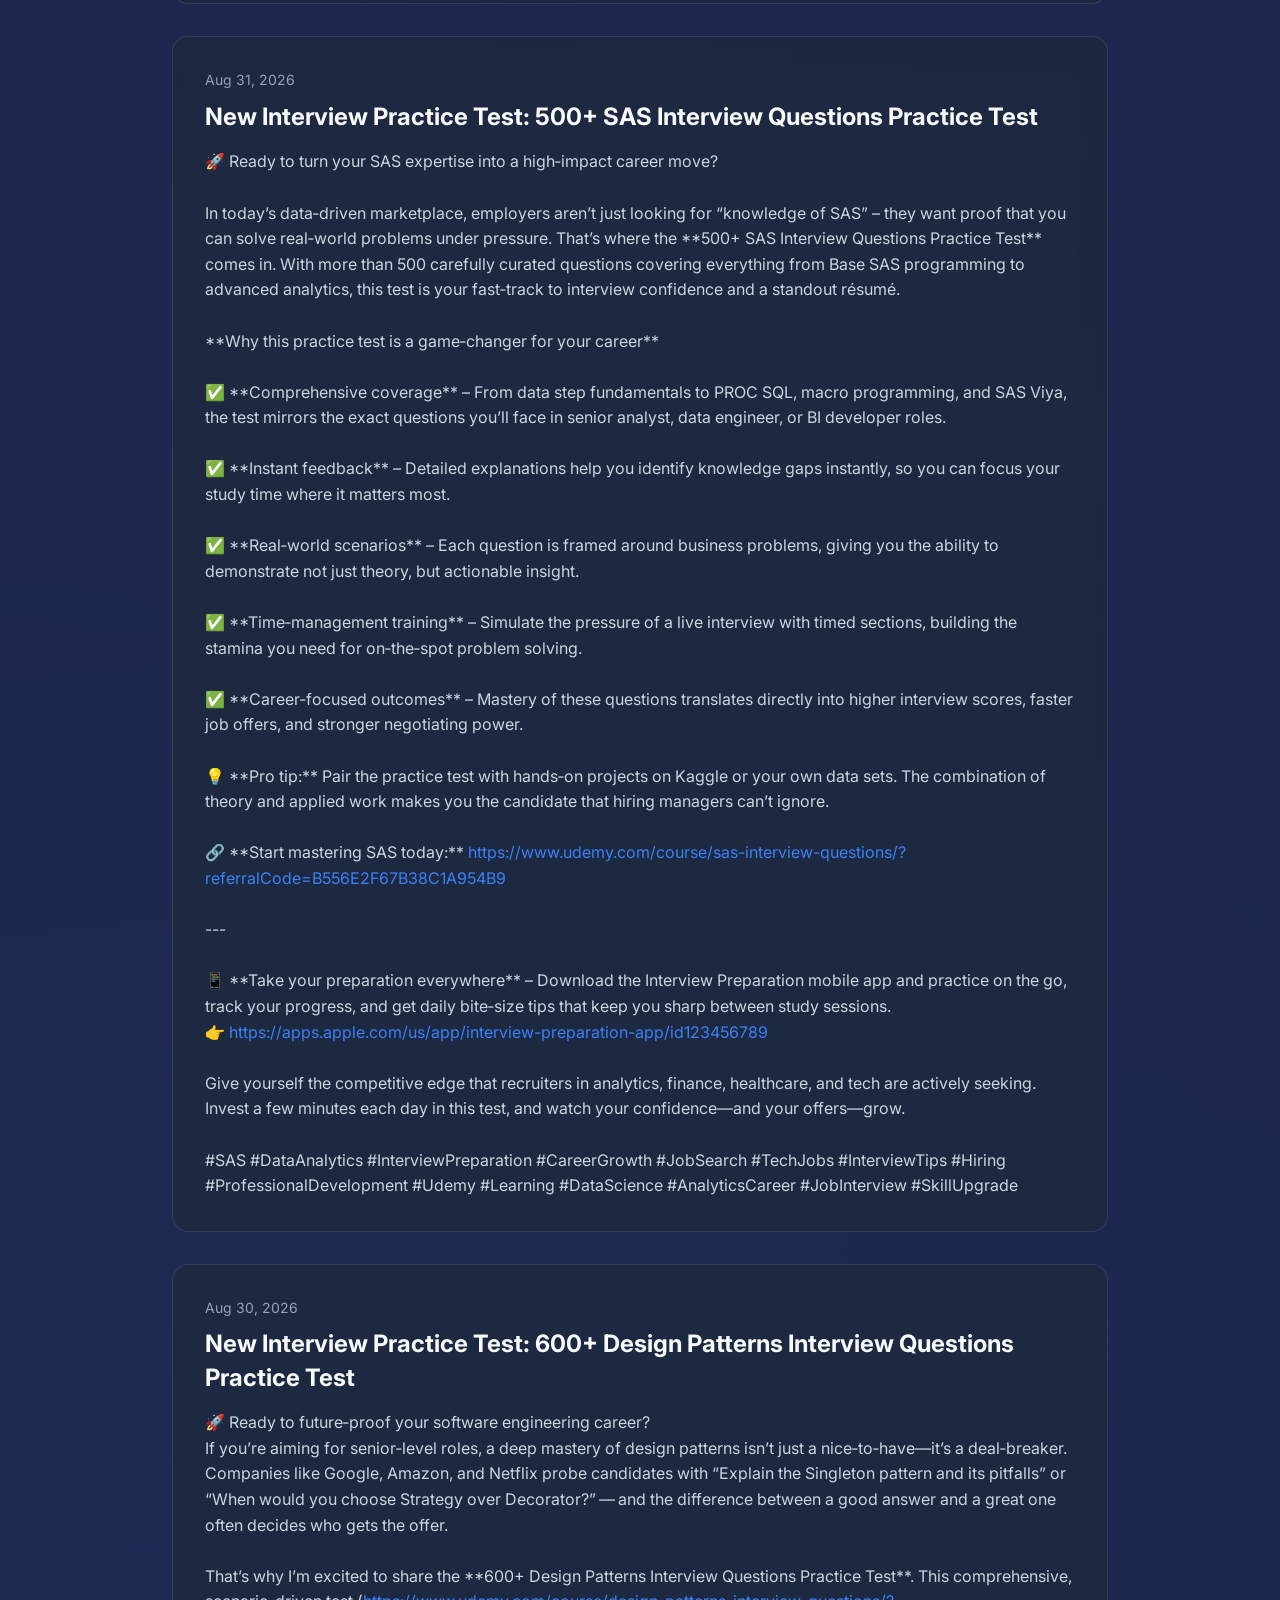
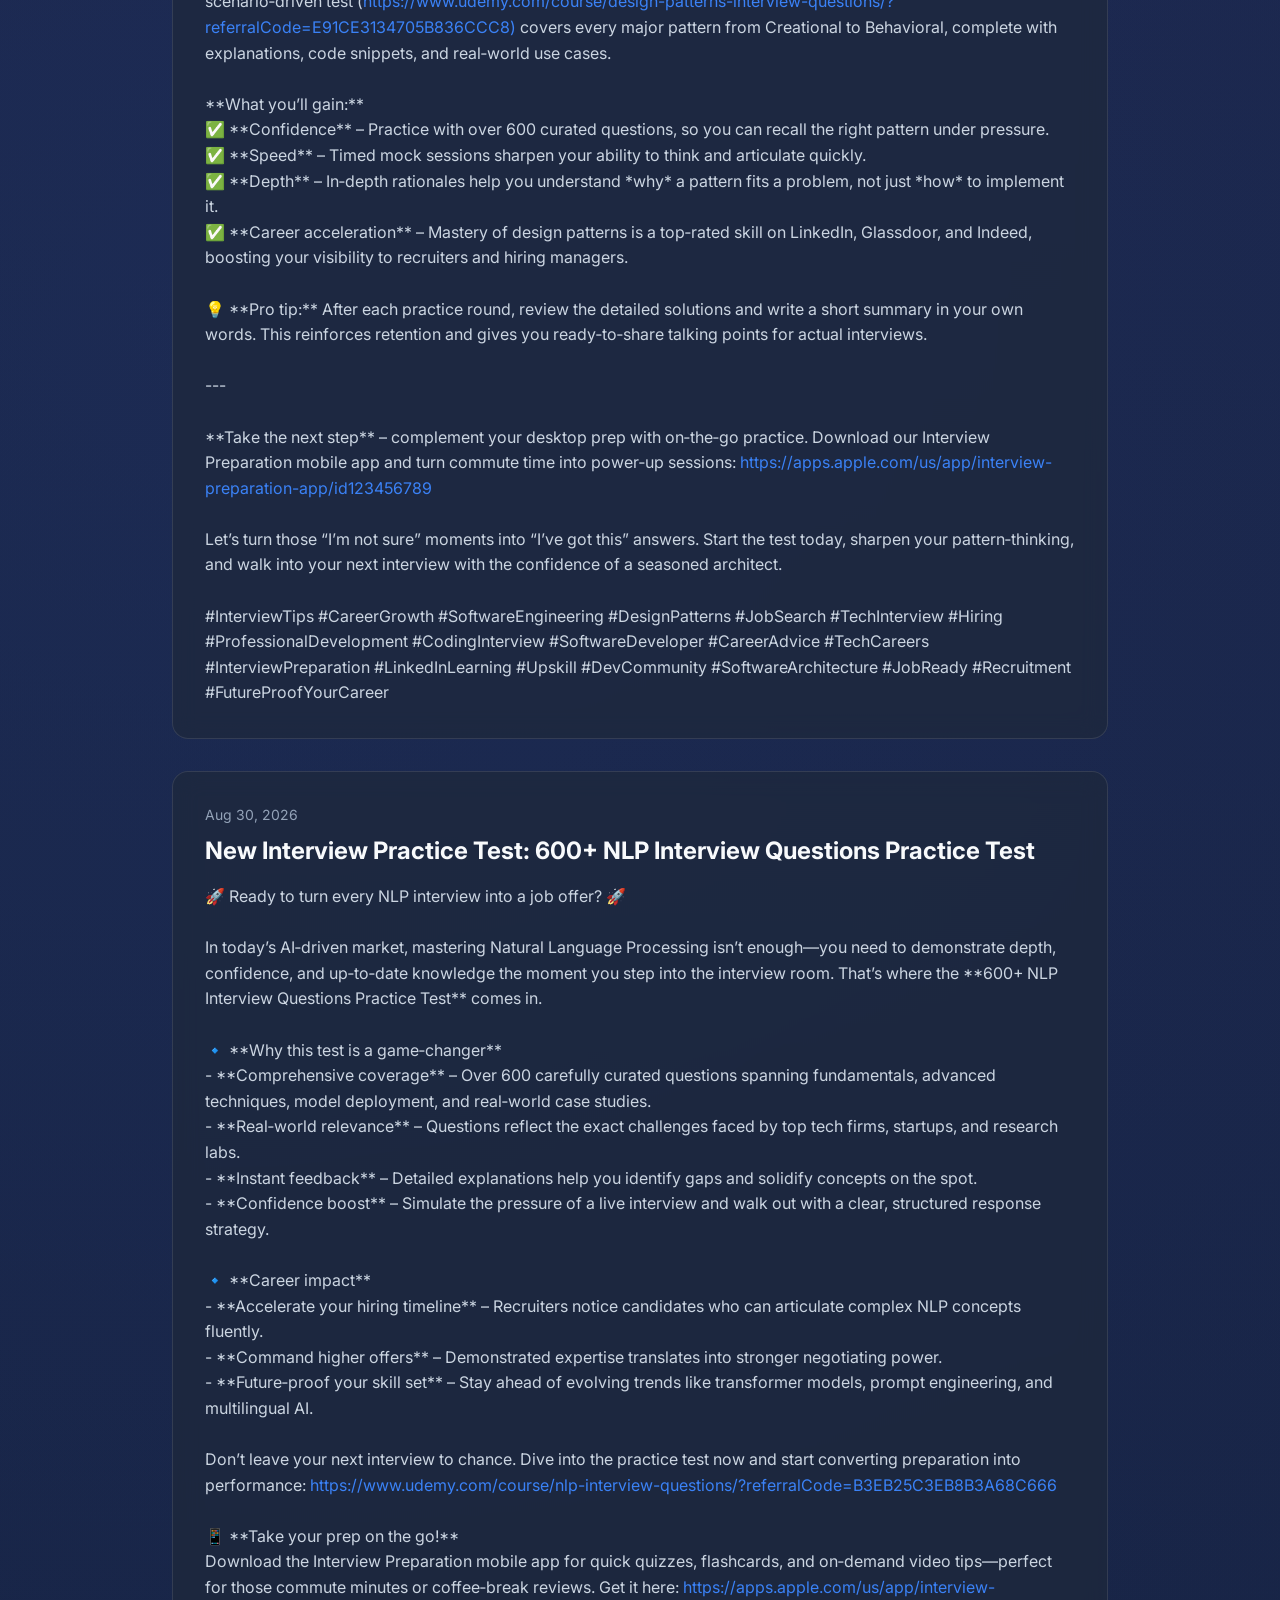
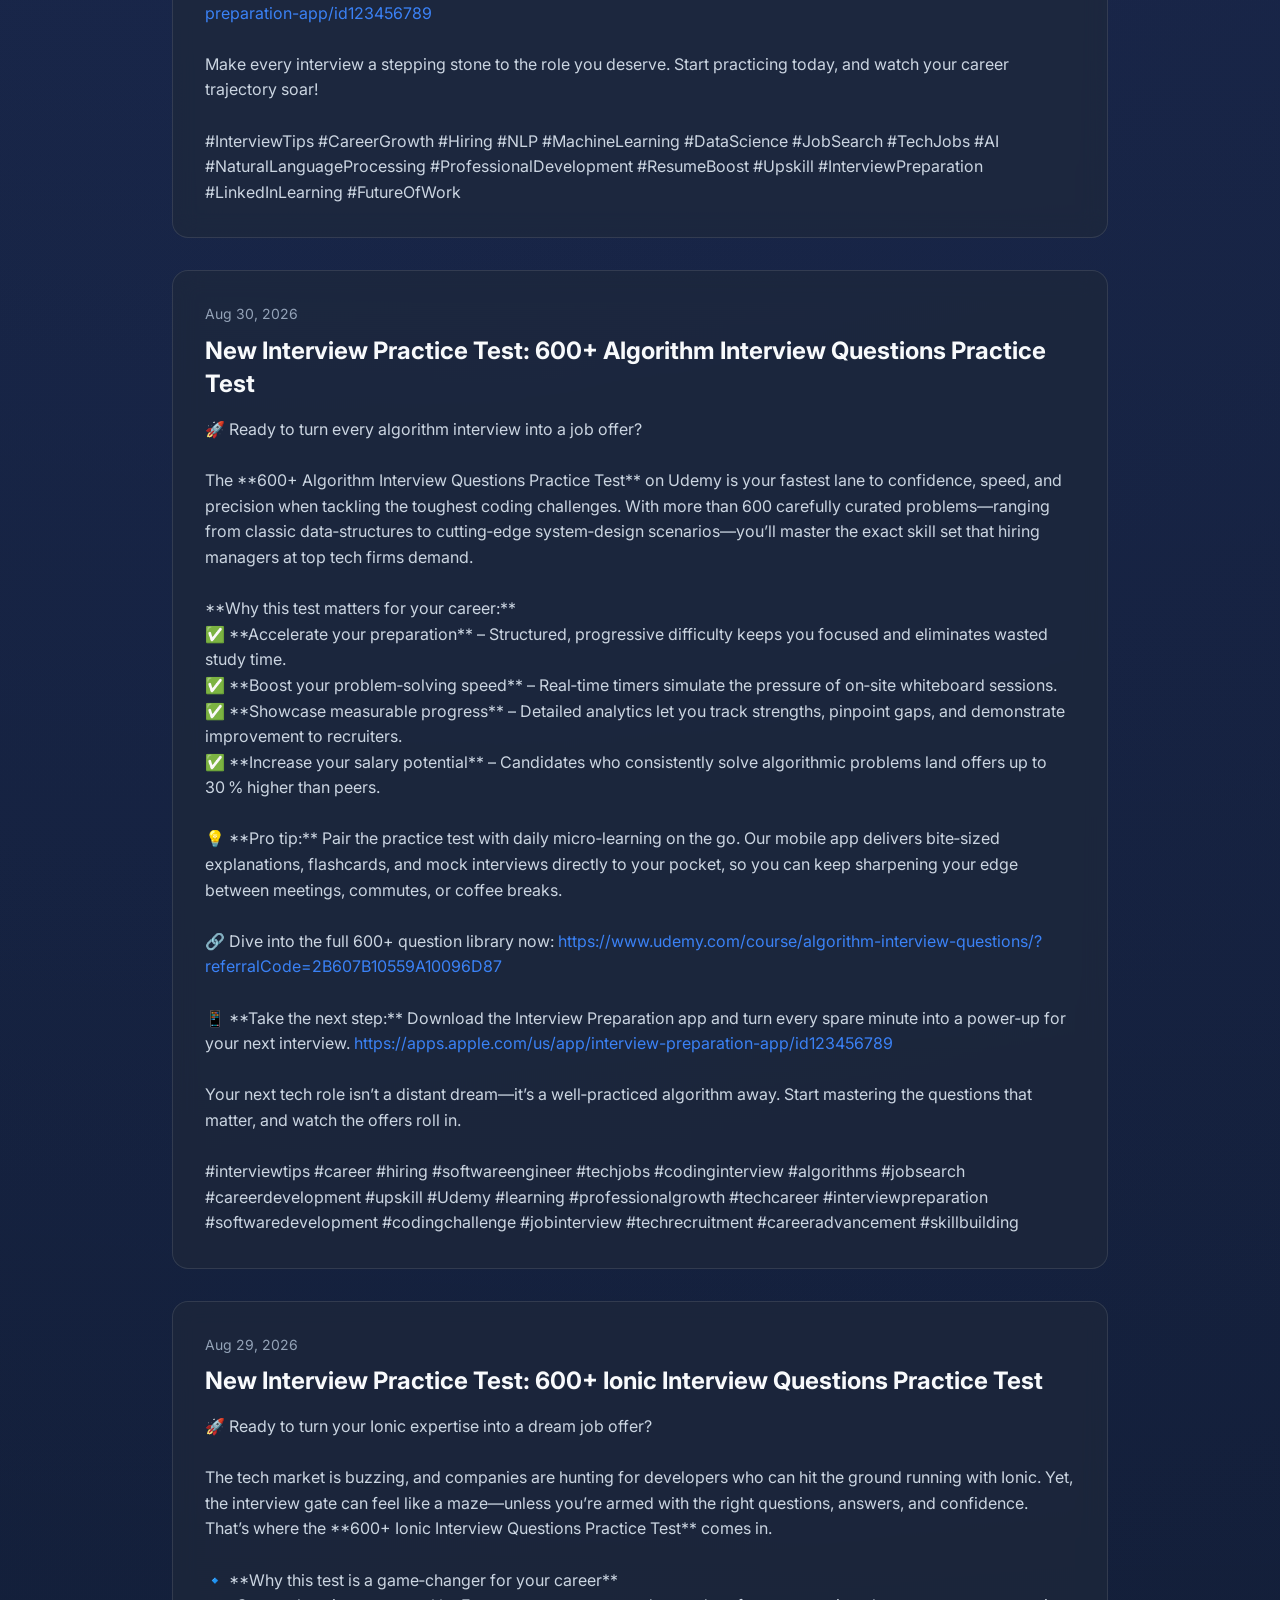
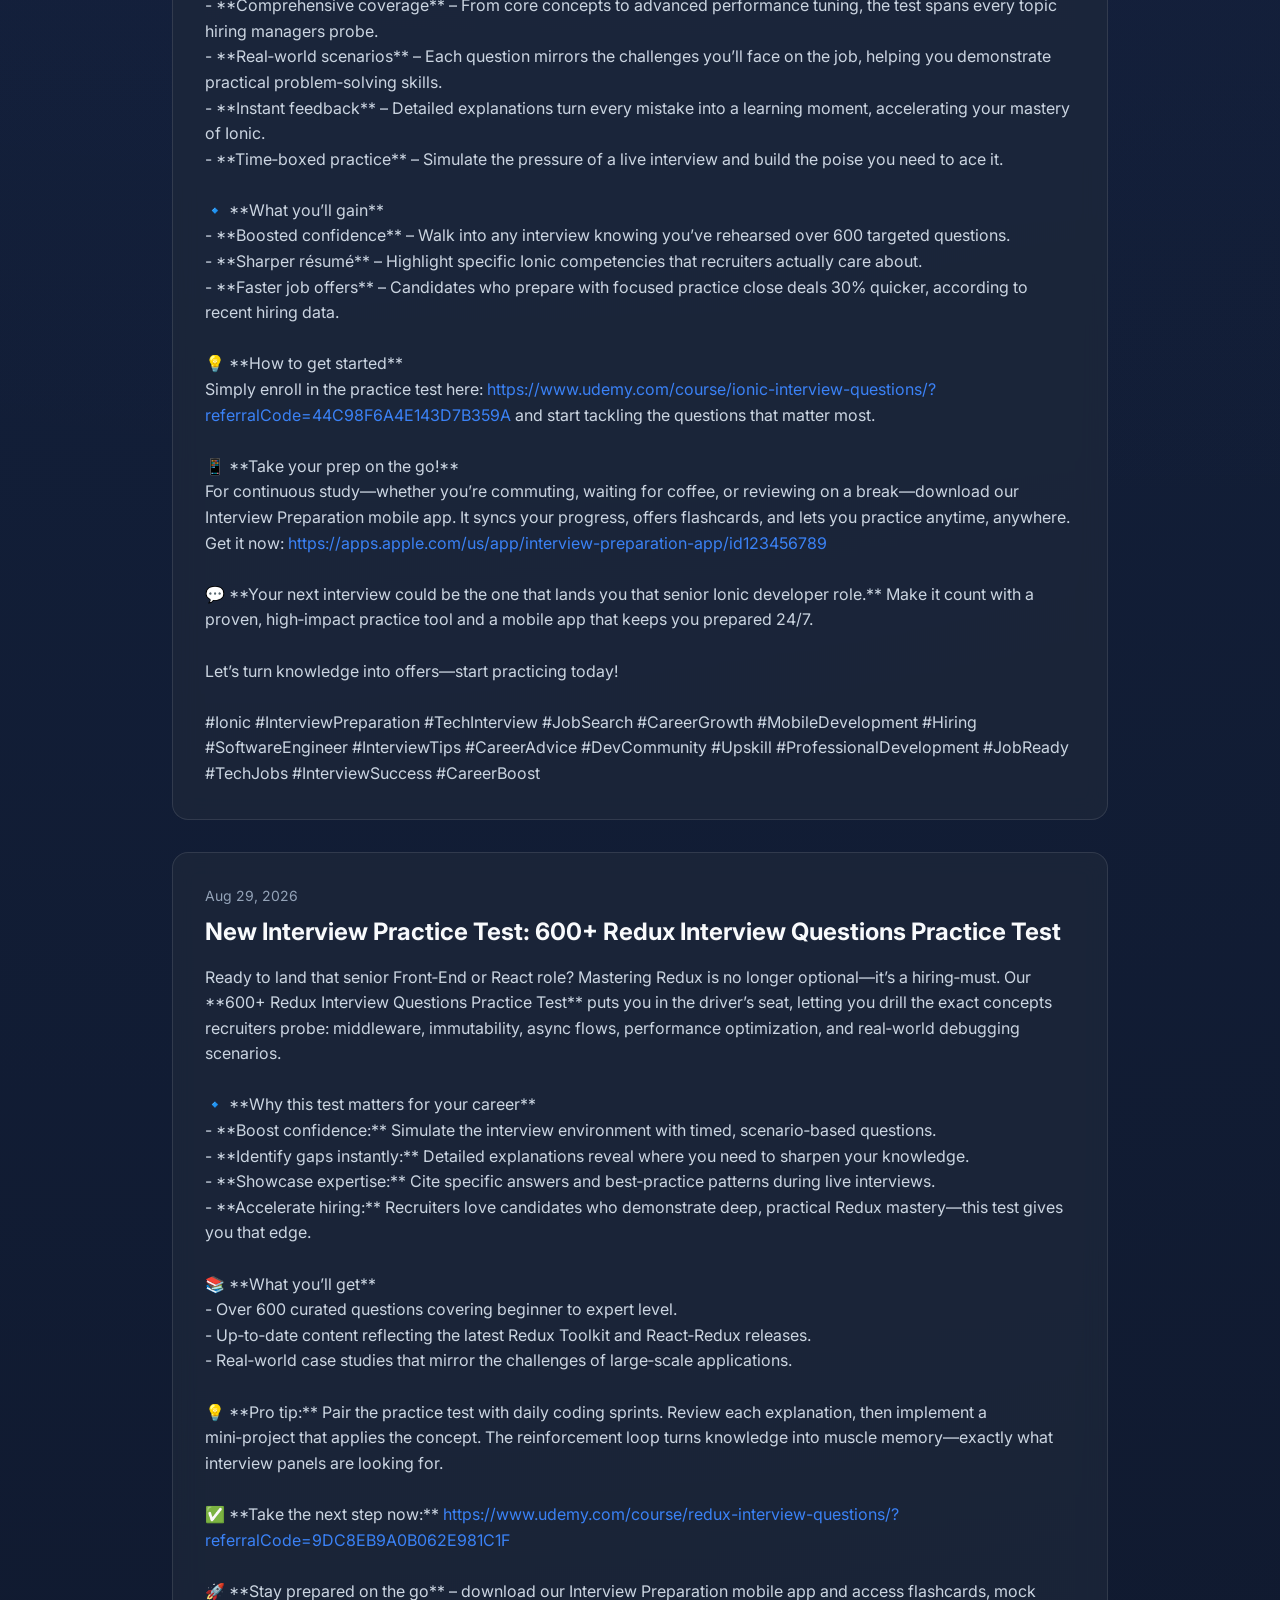
<file: index_interview.html>
<!DOCTYPE html>
<html lang="en">
<head>
    <meta charset="UTF-8">
    <meta name="viewport" content="width=device-width, initial-scale=1.0">
    <title>Interview Practice Tests</title>
    <link rel="alternate" type="application/rss+xml" title="Interview Practice Tests - Daily Updates" href="https://cssmatter.github.io/linkedin-page-rss/feed_interview.xml" />
    <link href="https://fonts.googleapis.com/css2?family=Inter:wght@400;500;600;800&display=swap" rel="stylesheet">
    <link rel="stylesheet" href="index.css">
</head>
<body>
    <header>
        <h1>Interview Practice Tests</h1>
        <p class="subtitle">Elevate your career with top-tier interview practice tests. Explore our daily updated resources and mock tests.</p>
        <a href="feed_interview.xml" class="rss-link" target="_blank">
            <svg width="20" height="20" viewBox="0 0 24 24" fill="none" stroke="currentColor" stroke-width="2" stroke-linecap="round" stroke-linejoin="round">
                <path d="M4 11a9 9 0 0 1 9 9"></path>
                <path d="M4 4a16 16 0 0 1 16 16"></path>
                <circle cx="5" cy="19" r="1"></circle>
            </svg>
            Subscribe to RSS
        </a>
    </header>

    <main>
        <div id="feed-container">
            <div class="loading">Loading latest updates...</div>
        </div>
    </main>

    <script>
        document.addEventListener('DOMContentLoaded', async () => {
            const container = document.getElementById('feed-container');
            
            try {
                const response = await fetch('feed_interview.xml');
                if (!response.ok) throw new Error('Failed to fetch feed');
                
                const text = await response.text();
                const parser = new DOMParser();
                const xmlDoc = parser.parseFromString(text, "text/xml");
                
                const items = xmlDoc.querySelectorAll("item");
                container.innerHTML = '';
                
                if (items.length === 0) {
                    container.innerHTML = '<div class="loading">No updates found.</div>';
                    return;
                }

                items.forEach(item => {
                    const title = item.querySelector("title")?.textContent || "No title";
                    const link = item.querySelector("link")?.textContent || "#";
                    let description = item.querySelector("description")?.textContent || "";
                    const pubDateStr = item.querySelector("pubDate")?.textContent || "";
                    
                    // Format date
                    let formattedDate = "";
                    if (pubDateStr) {
                        const date = new Date(pubDateStr);
                        formattedDate = date.toLocaleDateString('en-US', { 
                            year: 'numeric', month: 'short', day: 'numeric' 
                        });
                    }

                    // Format description (handle the BR tags and convert URLs to links)
                    description = description.replace(/<br\s*\/?>/gi, '\n');
                    
                    // Simple URL to Link conversion for display
                    const urlRegex = /(https?:\/\/[^\s]+)/g;
                    description = description.replace(urlRegex, function(url) {
                        return `<a href="${url}" target="_blank" rel="noopener noreferrer">${url}</a>`;
                    });

                    const article = document.createElement('article');
                    article.className = 'post-card';
                    article.innerHTML = `
                        <span class="post-date">${formattedDate}</span>
                        <h2 class="post-title"><a href="${link}" target="_blank">${title}</a></h2>
                        <div class="post-content">${description}</div>
                    `;
                    container.appendChild(article);
                });
                
            } catch (error) {
                console.error("Error loading feed:", error);
                container.innerHTML = '<div class="loading">Unable to load updates at this time.</div>';
            }
        });
    </script>
</body>
</html>
</file>
<file: index.css>
:root {
  --bg-primary: #0f172a;
  --text-primary: #f8fafc;
  --text-secondary: #94a3b8;
  --accent: #3b82f6;
  --accent-hover: #60a5fa;
  --glass-bg: rgba(30, 41, 59, 0.7);
  --glass-border: rgba(255, 255, 255, 0.1);
}

* {
  margin: 0;
  padding: 0;
  box-sizing: border-box;
  font-family: 'Inter', system-ui, -apple-system, sans-serif;
}

body {
  background: var(--bg-primary);
  background-image: 
    radial-gradient(circle at 15% 50%, rgba(59, 130, 246, 0.15) 0%, transparent 50%),
    radial-gradient(circle at 85% 30%, rgba(139, 92, 246, 0.15) 0%, transparent 50%);
  color: var(--text-primary);
  line-height: 1.6;
  min-height: 100vh;
}

header {
  text-align: center;
  padding: 4rem 2rem;
  background: linear-gradient(180deg, rgba(15, 23, 42, 0.9) 0%, rgba(15, 23, 42, 0) 100%);
}

h1 {
  font-size: 3rem;
  font-weight: 800;
  margin-bottom: 1rem;
  background: linear-gradient(to right, #60a5fa, #c084fc);
  -webkit-background-clip: text;
  -webkit-text-fill-color: transparent;
  letter-spacing: -0.05em;
}

.subtitle {
  color: var(--text-secondary);
  font-size: 1.25rem;
  max-width: 600px;
  margin: 0 auto 2rem;
}

.rss-link {
  display: inline-flex;
  align-items: center;
  gap: 0.5rem;
  background: var(--accent);
  color: white;
  padding: 0.75rem 1.5rem;
  border-radius: 9999px;
  text-decoration: none;
  font-weight: 600;
  transition: all 0.2s ease;
  box-shadow: 0 4px 14px 0 rgba(59, 130, 246, 0.39);
}

.rss-link:hover {
  background: var(--accent-hover);
  transform: translateY(-2px);
}

main {
  max-width: 1000px;
  margin: 0 auto;
  padding: 0 2rem 4rem;
}

#feed-container {
  display: grid;
  gap: 2rem;
}

.post-card {
  background: var(--glass-bg);
  backdrop-filter: blur(12px);
  -webkit-backdrop-filter: blur(12px);
  border: 1px solid var(--glass-border);
  border-radius: 16px;
  padding: 2rem;
  transition: transform 0.3s ease, box-shadow 0.3s ease;
}

.post-card:hover {
  transform: translateY(-4px);
  box-shadow: 0 10px 30px -10px rgba(0, 0, 0, 0.5);
  border-color: rgba(255, 255, 255, 0.2);
}

.post-date {
  font-size: 0.875rem;
  color: var(--text-secondary);
  margin-bottom: 0.5rem;
  display: block;
}

.post-title {
  font-size: 1.5rem;
  margin-bottom: 1rem;
  color: var(--text-primary);
  line-height: 1.4;
}

.post-title a {
  color: inherit;
  text-decoration: none;
  transition: color 0.2s;
}

.post-title a:hover {
  color: var(--accent);
}

.post-content {
  color: #cbd5e1;
  font-size: 1rem;
  white-space: pre-line;
}

.post-content a {
  color: var(--accent);
  text-decoration: none;
}

.post-content a:hover {
  text-decoration: underline;
}

.loading {
  text-align: center;
  color: var(--text-secondary);
  font-size: 1.25rem;
  padding: 4rem;
}

@media (max-width: 768px) {
  h1 { font-size: 2.25rem; }
  .post-card { padding: 1.5rem; }
}
</file>
